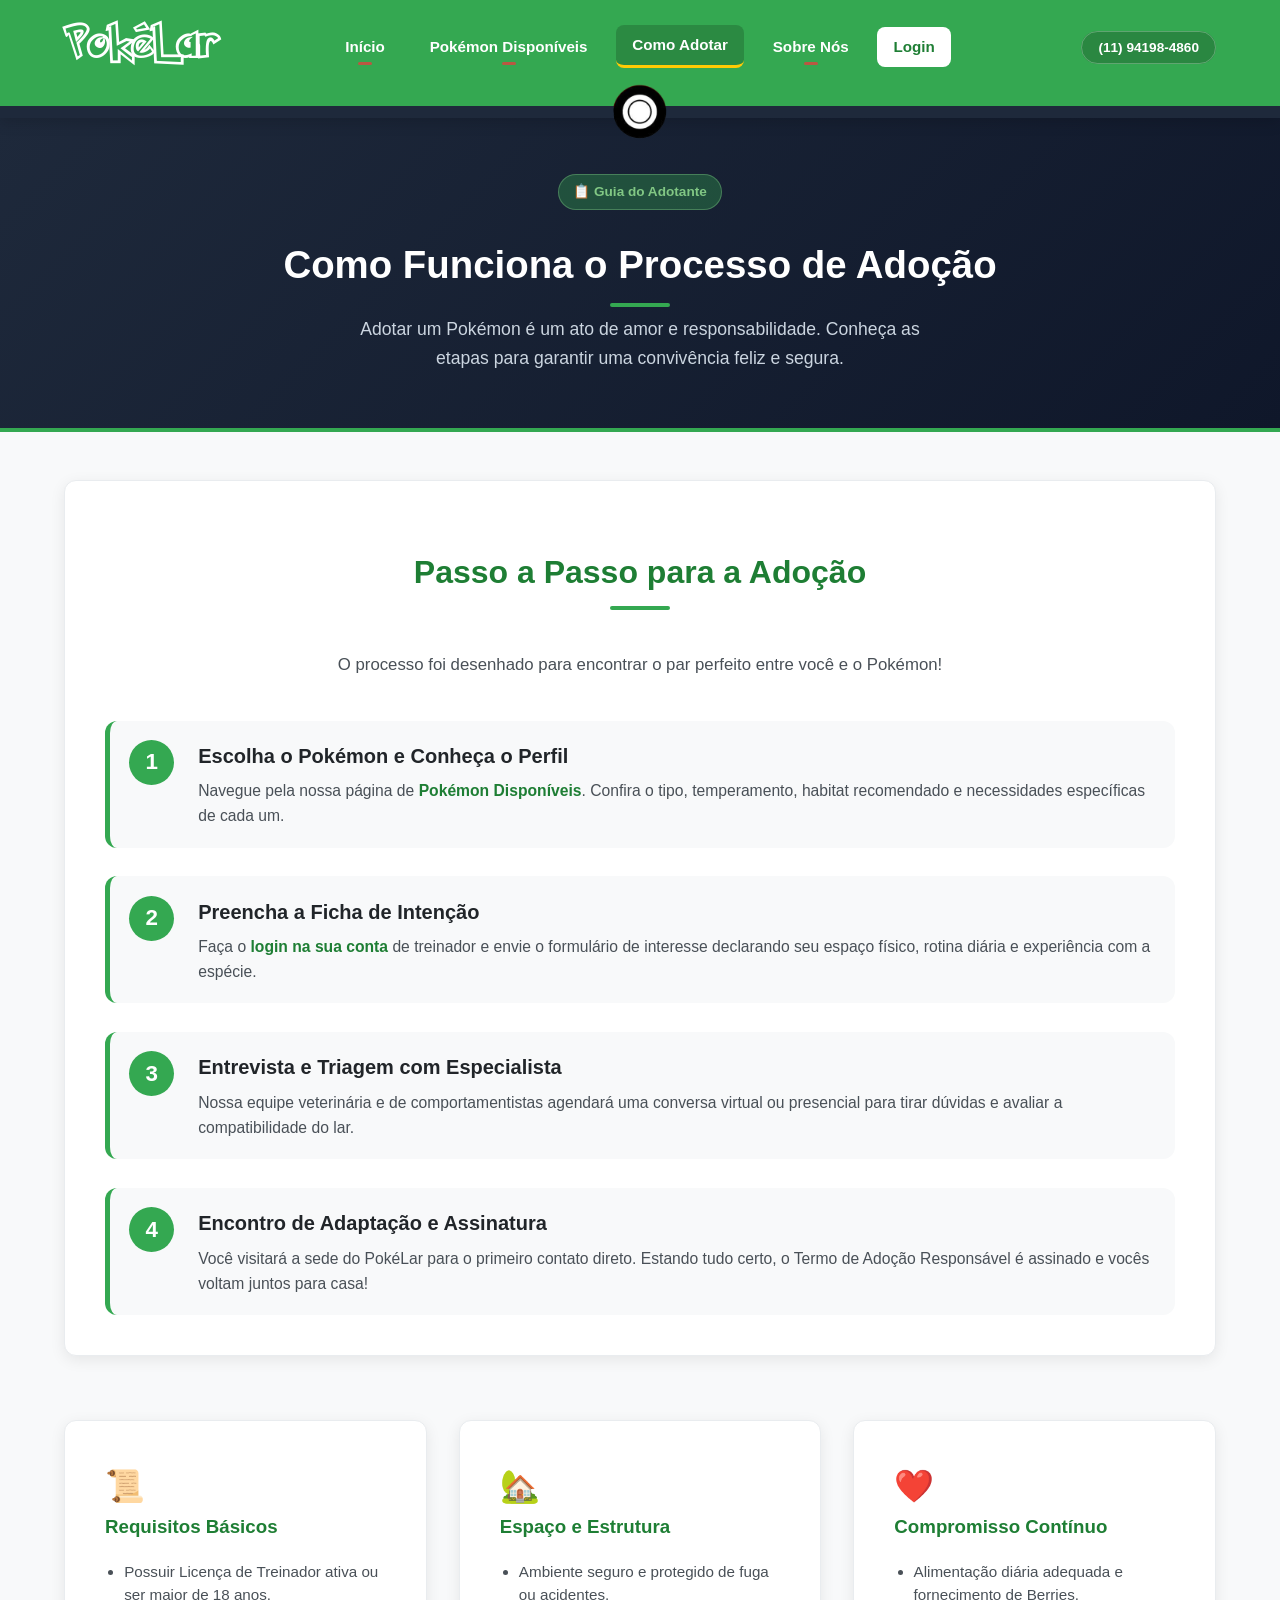
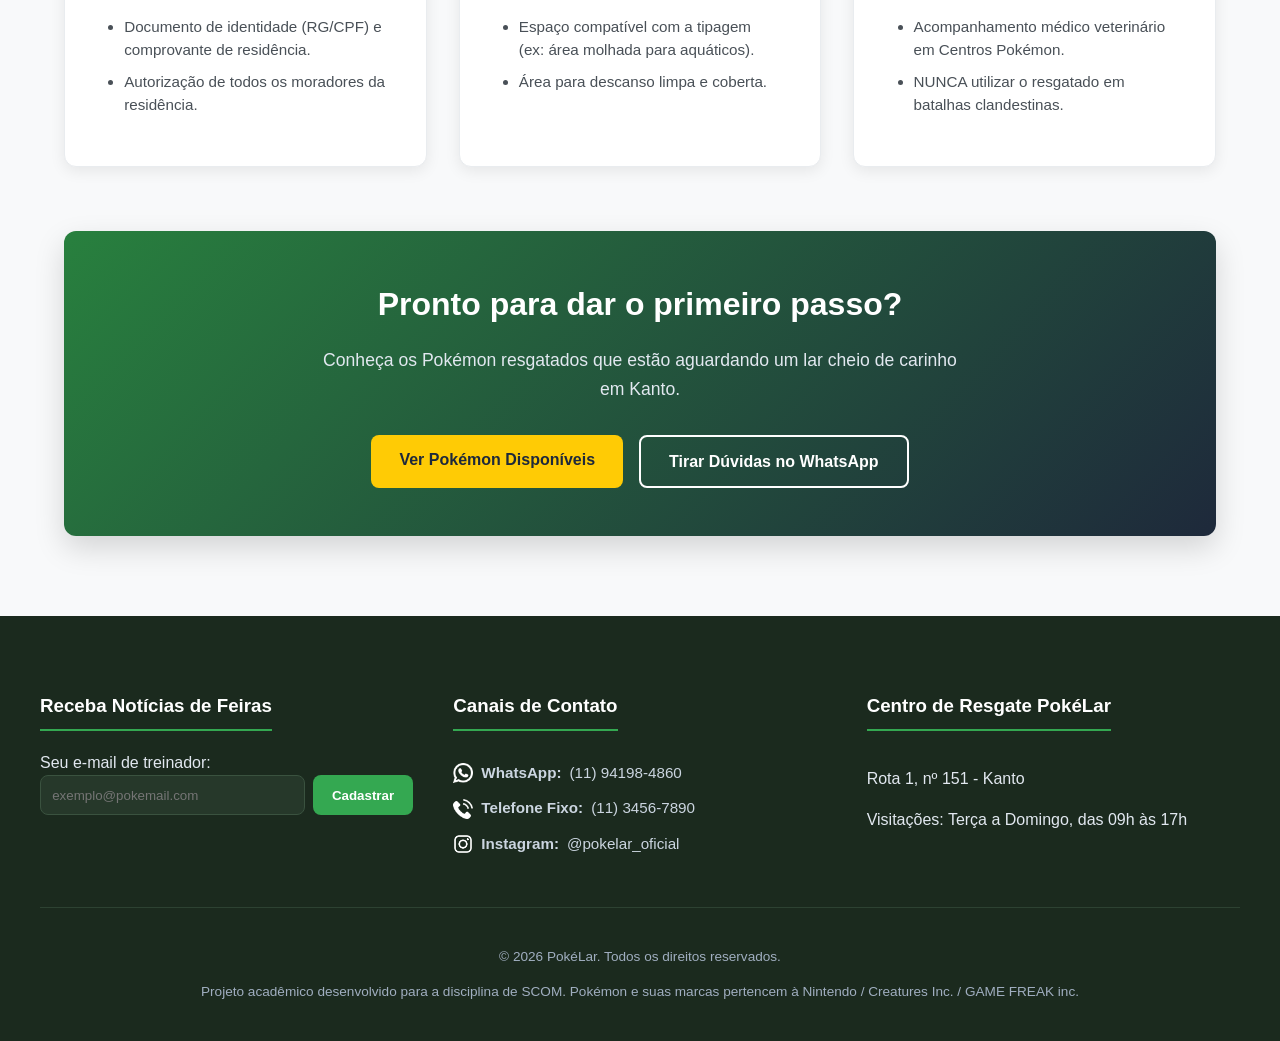
<file: como-adotar.html>
<!DOCTYPE html>
<html lang="pt-BR">
<head>
    <meta charset="UTF-8">
    <meta name="viewport" content="width=device-width, initial-scale=1.0">
    <title>Como Adotar - PokéLar</title>
    <link rel="stylesheet" href="css/style.css">
</head>
<body>

    <!-- CABEÇALHO FIXO DO SITE -->
    <header id="cabeca">
        <div id="cabeca-container">
            <!-- Logo do PokéLar -->
            <a href="index.html" id="brand">
                <h1>PokéLar</h1>
            </a>

            <!-- Navegação Principal -->
            <nav id="nav" aria-label="Navegação Principal">
                <a href="index.html" class="nav-link">Início</a>
                <a href="pokemon.html" class="nav-link">Pokémon Disponíveis</a>
                <a href="como-adotar.html" class="nav-link ativo" aria-current="page">Como Adotar</a>
                <a href="sobre.html" class="nav-link">Sobre Nós</a>
                <a href="login.html" class="nav-link nav-destaque">Login</a>
            </nav>

            <!-- Contato Rápido -->
            <div id="contato-rapido">
                <a href="https://wa.me/5511941984860" target="_blank" rel="noopener noreferrer" title="Falar no WhatsApp">(11) 94198-4860</a>
            </div>
        </div>

        <!-- Linha Divisória com Pokébola Interativa -->
        <div id="linha">
            <button id="bola" onclick="alert('Pronto para adotar seu novo companheiro? Siga os passos abaixo!')" title="Clique para uma surpresa" type="button">
                <img src="img/botao_pokebola.png" alt="Pokébola Interativa" width="58" height="58">
            </button>
        </div>
    </header>

    <!-- CONTEÚDO PRINCIPAL DA PÁGINA -->
    <main>
        <!-- Banner Interno Padrão -->
        <section class="pagina-cabecalho">
            <div class="container">
                <span class="badge-tag">📋 Guia do Adotante</span>
                <h2>Como Funciona o Processo de Adoção</h2>
                <p>Adotar um Pokémon é um ato de amor e responsabilidade. Conheça as etapas para garantir uma convivência feliz e segura.</p>
            </div>
        </section>

        <!-- Container do Conteúdo Geral -->
        <section class="pagina-conteudo">
            <div class="container">

                <!-- Passo a Passo (Lista Ordenada Semântica) -->
                <article class="card-sobre mb-4">
                    <div class="titulo-secao">
                        <h2>Passo a Passo para a Adoção</h2>
                        <p>O processo foi desenhado para encontrar o par perfeito entre você e o Pokémon!</p>
                    </div>

                    <ol class="lista-passos">
                        <li class="passo-item">
                            <div class="passo-numero">1</div>
                            <div class="passo-conteudo">
                                <h3>Escolha o Pokémon e Conheça o Perfil</h3>
                                <p>Navegue pela nossa página de <a href="pokemon.html" class="link-destaque">Pokémon Disponíveis</a>. Confira o tipo, temperamento, habitat recomendado e necessidades específicas de cada um.</p>
                            </div>
                        </li>

                        <li class="passo-item">
                            <div class="passo-numero">2</div>
                            <div class="passo-conteudo">
                                <h3>Preencha a Ficha de Intenção</h3>
                                <p>Faça o <a href="login.html" class="link-destaque">login na sua conta</a> de treinador e envie o formulário de interesse declarando seu espaço físico, rotina diária e experiência com a espécie.</p>
                            </div>
                        </li>

                        <li class="passo-item">
                            <div class="passo-numero">3</div>
                            <div class="passo-conteudo">
                                <h3>Entrevista e Triagem com Especialista</h3>
                                <p>Nossa equipe veterinária e de comportamentistas agendará uma conversa virtual ou presencial para tirar dúvidas e avaliar a compatibilidade do lar.</p>
                            </div>
                        </li>

                        <li class="passo-item">
                            <div class="passo-numero">4</div>
                            <div class="passo-conteudo">
                                <h3>Encontro de Adaptação e Assinatura</h3>
                                <p>Você visitará a sede do PokéLar para o primeiro contato direto. Estando tudo certo, o Termo de Adoção Responsável é assinado e vocês voltam juntos para casa!</p>
                            </div>
                        </li>
                    </ol>
                </article>

                <!-- Requisitos e Critérios -->
                <div class="impacto-grid mb-4">
                    <article class="card-ajuda">
                        <div>
                            <span class="icone-pilar">📜</span>
                            <h3>Requisitos Básicos</h3>
                            <ul class="lista-requisitos">
                                <li>Possuir Licença de Treinador ativa ou ser maior de 18 anos.</li>
                                <li>Documento de identidade (RG/CPF) e comprovante de residência.</li>
                                <li>Autorização de todos os moradores da residência.</li>
                            </ul>
                        </div>
                    </article>

                    <article class="card-ajuda">
                        <div>
                            <span class="icone-pilar">🏡</span>
                            <h3>Espaço e Estrutura</h3>
                            <ul class="lista-requisitos">
                                <li>Ambiente seguro e protegido de fuga ou acidentes.</li>
                                <li>Espaço compatível com a tipagem (ex: área molhada para aquáticos).</li>
                                <li>Área para descanso limpa e coberta.</li>
                            </ul>
                        </div>
                    </article>

                    <article class="card-ajuda">
                        <div>
                            <span class="icone-pilar">❤️</span>
                            <h3>Compromisso Contínuo</h3>
                            <ul class="lista-requisitos">
                                <li>Alimentação diária adequada e fornecimento de Berries.</li>
                                <li>Acompanhamento médico veterinário em Centros Pokémon.</li>
                                <li>NUNCA utilizar o resgatado em batalhas clandestinas.</li>
                            </ul>
                        </div>
                    </article>
                </div>

                <!-- Call to Action -->
                <div class="cta-box">
                    <h3>Pronto para dar o primeiro passo?</h3>
                    <p>Conheça os Pokémon resgatados que estão aguardando um lar cheio de carinho em Kanto.</p>
                    <div class="cta-botoes">
                        <a href="pokemon.html" class="btn-cta-primario">Ver Pokémon Disponíveis</a>
                        <a href="https://wa.me/5511941984860" target="_blank" rel="noopener noreferrer" class="btn-cta-secundario">Tirar Dúvidas no WhatsApp</a>
                    </div>
                </div>

            </div>
        </section>
    </main>

    <!-- RODAPÉ COMPLETO -->
    <footer id="rodape">
        <div class="rodape-conteudo">
            <section class="newsletter">
                <h3>Receba Notícias de Feiras</h3>
                <form action="#" method="post">
                    <label for="email-newsletter">Seu e-mail de treinador:</label>
                    <div class="campo-newsletter">
                        <input type="email" id="email-newsletter" name="email-newsletter" placeholder="exemplo@pokemail.com" required>
                        <button type="submit">Cadastrar</button>
                    </div>
                </form>
            </section>

            <div class="rodape-contato">
                <h3>Canais de Contato</h3>
                <p>
                    <img src="img/whatsapp.png" alt="" class="icone-contato" width="20" height="20" aria-hidden="true">
                    <strong>WhatsApp:</strong> <a href="https://wa.me/5511941984860" target="_blank" rel="noopener noreferrer">(11) 94198-4860</a>
                </p>
                <p>
                    <img src="img/telefone.png" alt="" class="icone-contato" width="20" height="20" aria-hidden="true">
                    <strong>Telefone Fixo:</strong> (11) 3456-7890
                </p>
                <p>
                    <img src="img/instagram.png" alt="" class="icone-contato" width="20" height="20" aria-hidden="true">
                    <strong>Instagram:</strong> <a href="https://instagram.com/pokelar_oficial" target="_blank" rel="noopener noreferrer">@pokelar_oficial</a>
                </p>
            </div>

            <div class="rodape-info">
                <h3>Centro de Resgate PokéLar</h3>
                <p>Rota 1, nº 151 - Kanto</p>
                <p>Visitações: Terça a Domingo, das 09h às 17h</p>
            </div>
        </div>

        <div class="rodape-direitos">
            <p>&copy; 2026 PokéLar. Todos os direitos reservados.</p>
            <p class="disclaimer">Projeto acadêmico desenvolvido para a disciplina de SCOM. Pokémon e suas marcas pertencem à Nintendo / Creatures Inc. / GAME FREAK inc.</p>
        </div>
    </footer>

</body>
</html>
</file>
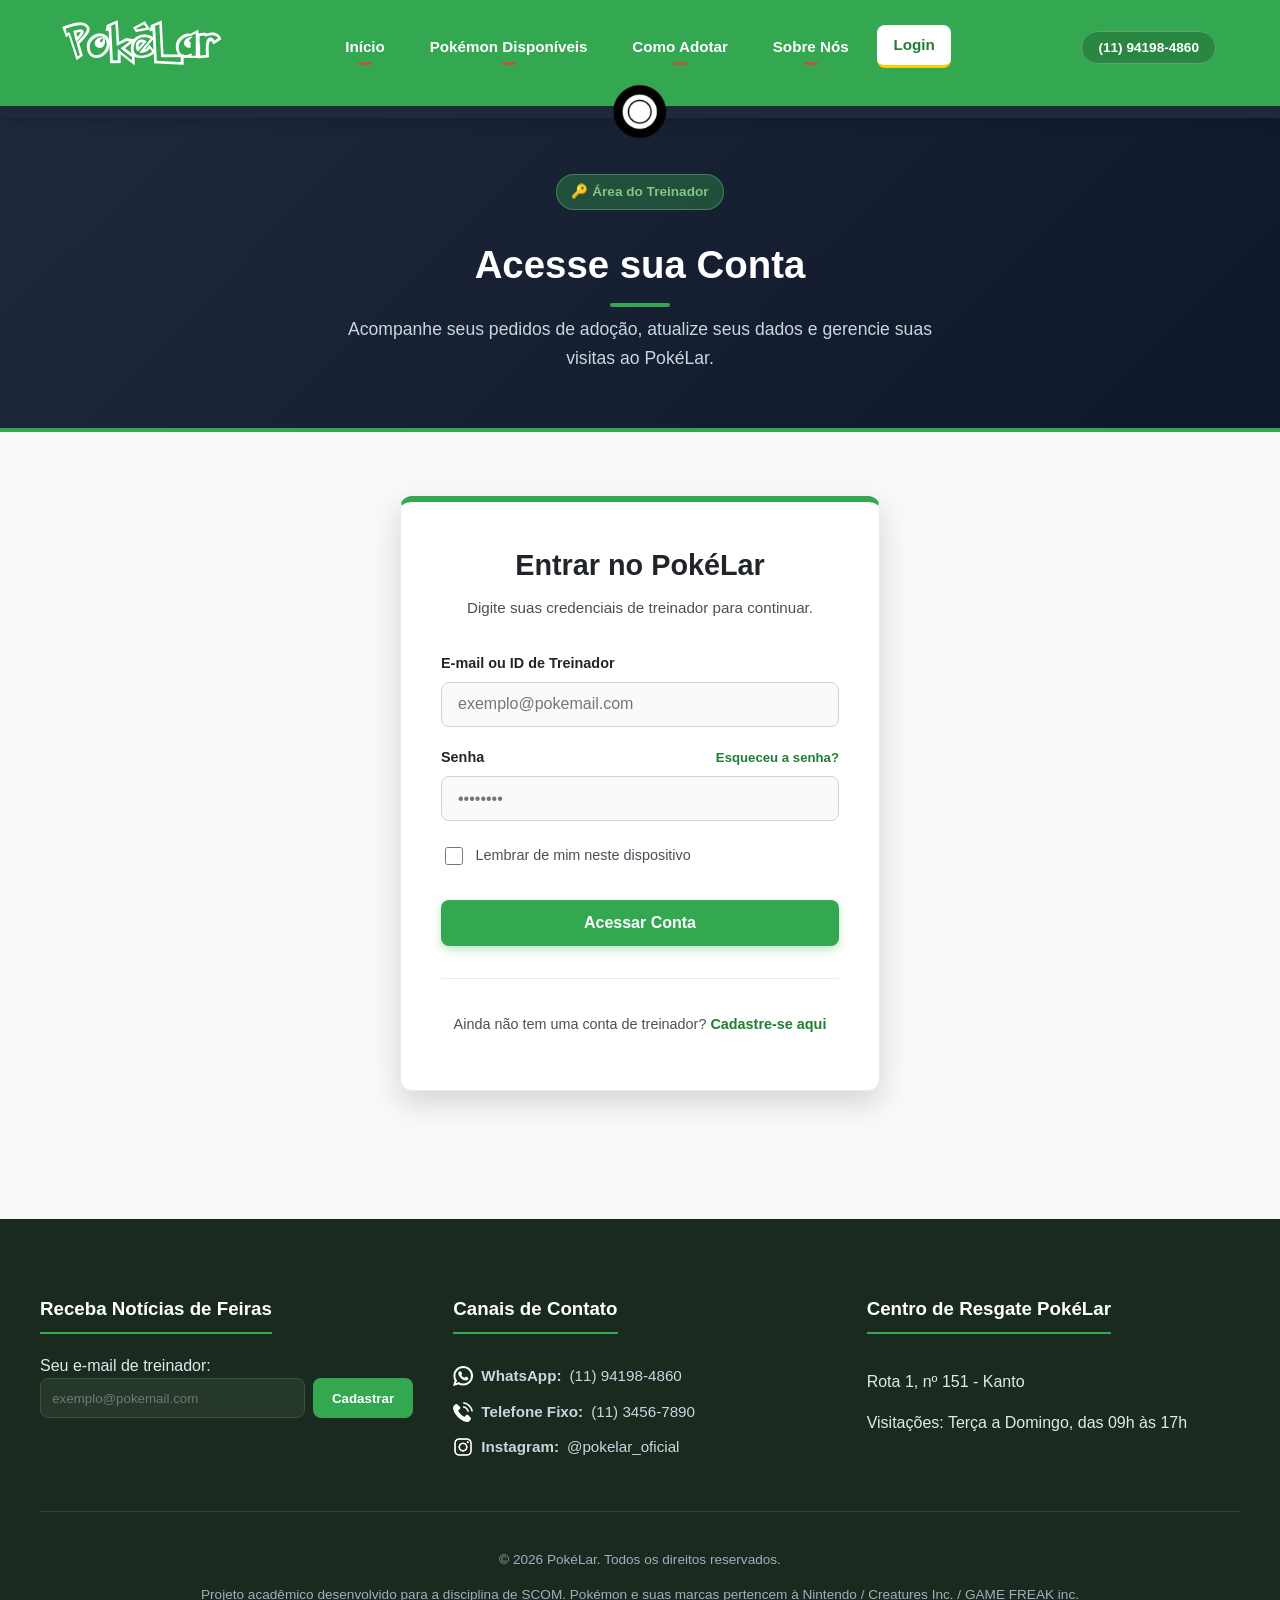
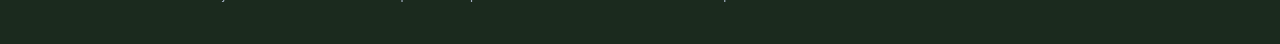
<file: login.html>
<!DOCTYPE html>
<html lang="pt-BR">
<head>
    <meta charset="UTF-8">
    <meta name="viewport" content="width=device-width, initial-scale=1.0">
    <title>Login do Treinador - PokéLar</title>
    <link rel="stylesheet" href="css/style.css">
</head>
<body>

    <!-- CABEÇALHO FIXO DO SITE -->
    <header id="cabeca">
        <div id="cabeca-container">
            <!-- Logo do PokéLar -->
            <a href="index.html" id="brand">
                <h1>PokéLar</h1>
            </a>

            <!-- Navegação Principal -->
            <nav id="nav" aria-label="Navegação Principal">
                <a href="index.html" class="nav-link">Início</a>
                <a href="pokemon.html" class="nav-link">Pokémon Disponíveis</a>
                <a href="como-adotar.html" class="nav-link">Como Adotar</a>
                <a href="sobre.html" class="nav-link">Sobre Nós</a>
                <a href="login.html" class="nav-link nav-destaque ativo" aria-current="page">Login</a>
            </nav>

            <!-- Contato Rápido -->
            <div id="contato-rapido">
                <a href="https://wa.me/5511941984860" target="_blank" rel="noopener noreferrer" title="Falar no WhatsApp">(11) 94198-4860</a>
            </div>
        </div>

        <!-- Linha Divisória com Pokébola Interativa -->
        <div id="linha">
            <button id="bola" onclick="alert('Área restrita para treinadores cadastrados!')" title="Clique para uma surpresa" type="button">
                <img src="img/botao_pokebola.png" alt="Pokébola Interativa" width="58" height="58">
            </button>
        </div>
    </header>

    <!-- CONTEÚDO PRINCIPAL DA PÁGINA -->
    <main>
        <!-- Banner Interno Padrão -->
        <section class="pagina-cabecalho">
            <div class="container">
                <span class="badge-tag">🔑 Área do Treinador</span>
                <h2>Acesse sua Conta</h2>
                <p>Acompanhe seus pedidos de adoção, atualize seus dados e gerencie suas visitas ao PokéLar.</p>
            </div>
        </section>

        <!-- Container do Formulário de Login -->
        <section class="pagina-conteudo">
            <div class="container container-login">
                
                <div class="card-form-login">
                    <div class="form-cabecalho">
                        <h3>Entrar no PokéLar</h3>
                        <p>Digite suas credenciais de treinador para continuar.</p>
                    </div>

                    <form action="#" method="post" class="form-login">
                        <div class="campo-grupo">
                            <label for="email-login">E-mail ou ID de Treinador</label>
                            <input 
                                type="email" 
                                id="email-login" 
                                name="email" 
                                placeholder="exemplo@pokemail.com" 
                                required 
                                autocomplete="email"
                            >
                        </div>

                        <div class="campo-grupo">
                            <div class="rotulo-com-link">
                                <label for="senha-login">Senha</label>
                                <a href="#" class="link-esqueceu-senha">Esqueceu a senha?</a>
                            </div>
                            <input 
                                type="password" 
                                id="senha-login" 
                                name="senha" 
                                placeholder="••••••••" 
                                required 
                                minlength="6"
                                autocomplete="current-password"
                            >
                        </div>

                        <div class="campo-checkbox">
                            <input type="checkbox" id="lembrar-me" name="lembrar">
                            <label for="lembrar-me">Lembrar de mim neste dispositivo</label>
                        </div>

                        <button type="submit" class="btn-login-submeter">Acessar Conta</button>
                    </form>

                    <div class="form-rodape-opcao">
                        <p>Ainda não tem uma conta de treinador? <a href="#" class="link-destaque">Cadastre-se aqui</a></p>
                    </div>
                </div>

            </div>
        </section>
    </main>

    <!-- RODAPÉ COMPLETO -->
    <footer id="rodape">
        <div class="rodape-conteudo">
            <section class="newsletter">
                <h3>Receba Notícias de Feiras</h3>
                <form action="#" method="post">
                    <label for="email-newsletter">Seu e-mail de treinador:</label>
                    <div class="campo-newsletter">
                        <input type="email" id="email-newsletter" name="email-newsletter" placeholder="exemplo@pokemail.com" required>
                        <button type="submit">Cadastrar</button>
                    </div>
                </form>
            </section>

            <div class="rodape-contato">
                <h3>Canais de Contato</h3>
                <p>
                    <img src="img/whatsapp.png" alt="" class="icone-contato" width="20" height="20" aria-hidden="true">
                    <strong>WhatsApp:</strong> <a href="https://wa.me/5511941984860" target="_blank" rel="noopener noreferrer">(11) 94198-4860</a>
                </p>
                <p>
                    <img src="img/telefone.png" alt="" class="icone-contato" width="20" height="20" aria-hidden="true">
                    <strong>Telefone Fixo:</strong> (11) 3456-7890
                </p>
                <p>
                    <img src="img/instagram.png" alt="" class="icone-contato" width="20" height="20" aria-hidden="true">
                    <strong>Instagram:</strong> <a href="https://instagram.com/pokelar_oficial" target="_blank" rel="noopener noreferrer">@pokelar_oficial</a>
                </p>
            </div>

            <div class="rodape-info">
                <h3>Centro de Resgate PokéLar</h3>
                <p>Rota 1, nº 151 - Kanto</p>
                <p>Visitações: Terça a Domingo, das 09h às 17h</p>
            </div>
        </div>

        <div class="rodape-direitos">
            <p>&copy; 2026 PokéLar. Todos os direitos reservados.</p>
            <p class="disclaimer">Projeto acadêmico desenvolvido para a disciplina de SCOM. Pokémon e suas marcas pertencem à Nintendo / Creatures Inc. / GAME FREAK inc.</p>
        </div>
    </footer>

</body>
</html>
</file>
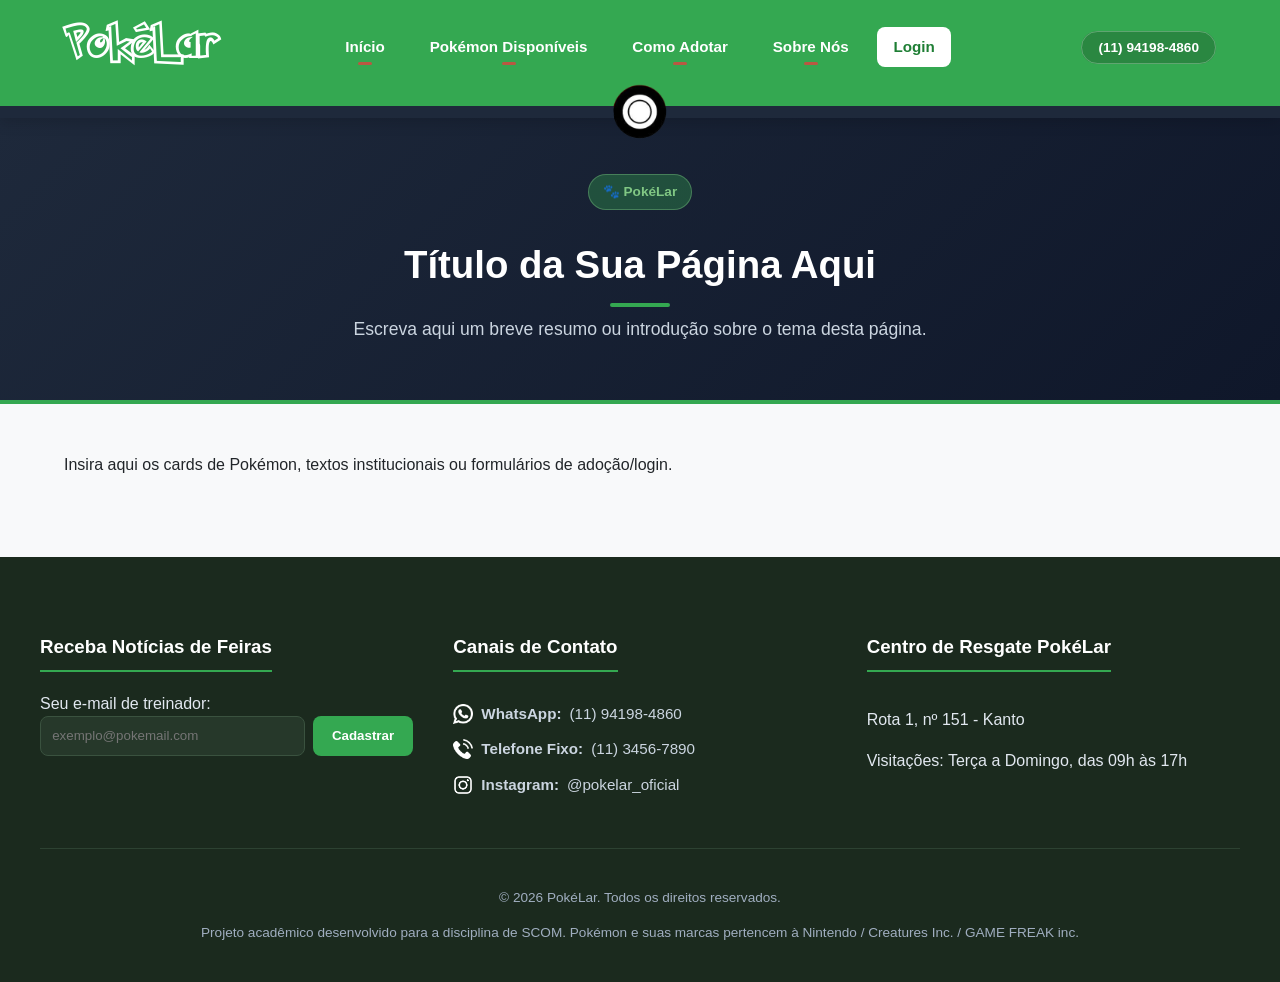
<file: modelo.html>
<!DOCTYPE html>
<html lang="pt-BR">
<head>
    <meta charset="UTF-8">
    <meta name="viewport" content="width=device-width, initial-scale=1.0">
    <title>Título da Página - PokéLar</title>
    <link rel="stylesheet" href="css/style.css">
</head>
<body>

    <!-- CABEÇALHO FIXO DO SITE -->
    <header id="cabeca">
        <div id="cabeca-container">
            <!-- Logo do PokéLar -->
            <a href="index.html" id="brand">
                <h1>PokéLar</h1>
            </a>

            <!-- Navegação Principal -->
            <nav id="nav" aria-label="Navegação Principal">
                <a href="index.html" class="nav-link">Início</a>
                <a href="pokemon.html" class="nav-link">Pokémon Disponíveis</a>
                <a href="como-adotar.html" class="nav-link">Como Adotar</a>
                <a href="sobre.html" class="nav-link">Sobre Nós</a>
                <a href="login.html" class="nav-link nav-destaque">Login</a>
            </nav>

            <!-- Contato Rápido -->
            <div id="contato-rapido">
                <a href="https://wa.me/5511941984860" target="_blank" rel="noopener noreferrer" title="WhatsApp">(11) 94198-4860</a>
            </div>
        </div>

        <!-- Linha Divisória com Pokébola Interativa -->
        <div id="linha">
            <button id="bola" onclick="alert('Bem-vindo ao PokéLar!')" title="Clique para uma surpresa" type="button">
                <img src="img/botao_pokebola.png" alt="Pokébola Interativa">
            </button>
        </div>
    </header>

    <!-- CONTEÚDO PRINCIPAL DA PÁGINA -->
    <main>
        <!-- Banner Interno Padrão de Título de Página -->
        <section class="pagina-cabecalho">
            <div class="container">
                <span class="badge-tag">🐾 PokéLar</span>
                <h2>Título da Sua Página Aqui</h2>
                <p>Escreva aqui um breve resumo ou introdução sobre o tema desta página.</p>
            </div>
        </section>

        <!-- Container para Conteúdo Geral (Trocado para div para evitar alerta semântico do W3C) -->
        <div class="pagina-conteudo">
            <div class="container">
                
                <!-- ==================================================== -->
                <!-- SEU CONTEÚDO ESPECÍFICO DESTA PÁGINA ENTRA AQUI      -->
                <!-- ==================================================== -->
                
                <p>Insira aqui os cards de Pokémon, textos institucionais ou formulários de adoção/login.</p>

            </div>
        </div>
    </main>

    <!-- RODAPÉ COMPLETO -->
    <footer id="rodape">
        <div class="rodape-conteudo">
            <section class="newsletter">
                <h3>Receba Notícias de Feiras</h3>
                <form action="#" method="post">
                    <label for="email-newsletter">Seu e-mail de treinador:</label>
                    <div class="campo-newsletter">
                        <input type="email" id="email-newsletter" name="email-newsletter" placeholder="exemplo@pokemail.com" required>
                        <button type="submit" class="botao">Cadastrar</button>
                    </div>
                </form>
            </section>

            <div class="rodape-contato">
                <h3>Canais de Contato</h3>
                <p>
                    <img src="img/whatsapp.png" alt="WhatsApp" class="icone-contato">
                    <strong>WhatsApp:</strong> <a href="https://wa.me/5511941984860" target="_blank" rel="noopener noreferrer">(11) 94198-4860</a>
                </p>
                <p>
                    <img src="img/telefone.png" alt="Telefone Fixo" class="icone-contato">
                    <strong>Telefone Fixo:</strong> (11) 3456-7890
                </p>
                <p>
                    <img src="img/instagram.png" alt="Instagram" class="icone-contato">
                    <strong>Instagram:</strong> <a href="https://instagram.com/pokelar_oficial" target="_blank" rel="noopener noreferrer">@pokelar_oficial</a>
                </p>
            </div>

            <div class="rodape-info">
                <h3>Centro de Resgate PokéLar</h3>
                <p>Rota 1, nº 151 - Kanto</p>
                <p>Visitações: Terça a Domingo, das 09h às 17h</p>
            </div>
        </div>

        <div class="rodape-direitos">
            <p>&copy; 2026 PokéLar. Todos os direitos reservados.</p>
            <p class="disclaimer">Projeto acadêmico desenvolvido para a disciplina de SCOM. Pokémon e suas marcas pertencem à Nintendo / Creatures Inc. / GAME FREAK inc.</p>
        </div>
    </footer>

</body>
</html>
</file>
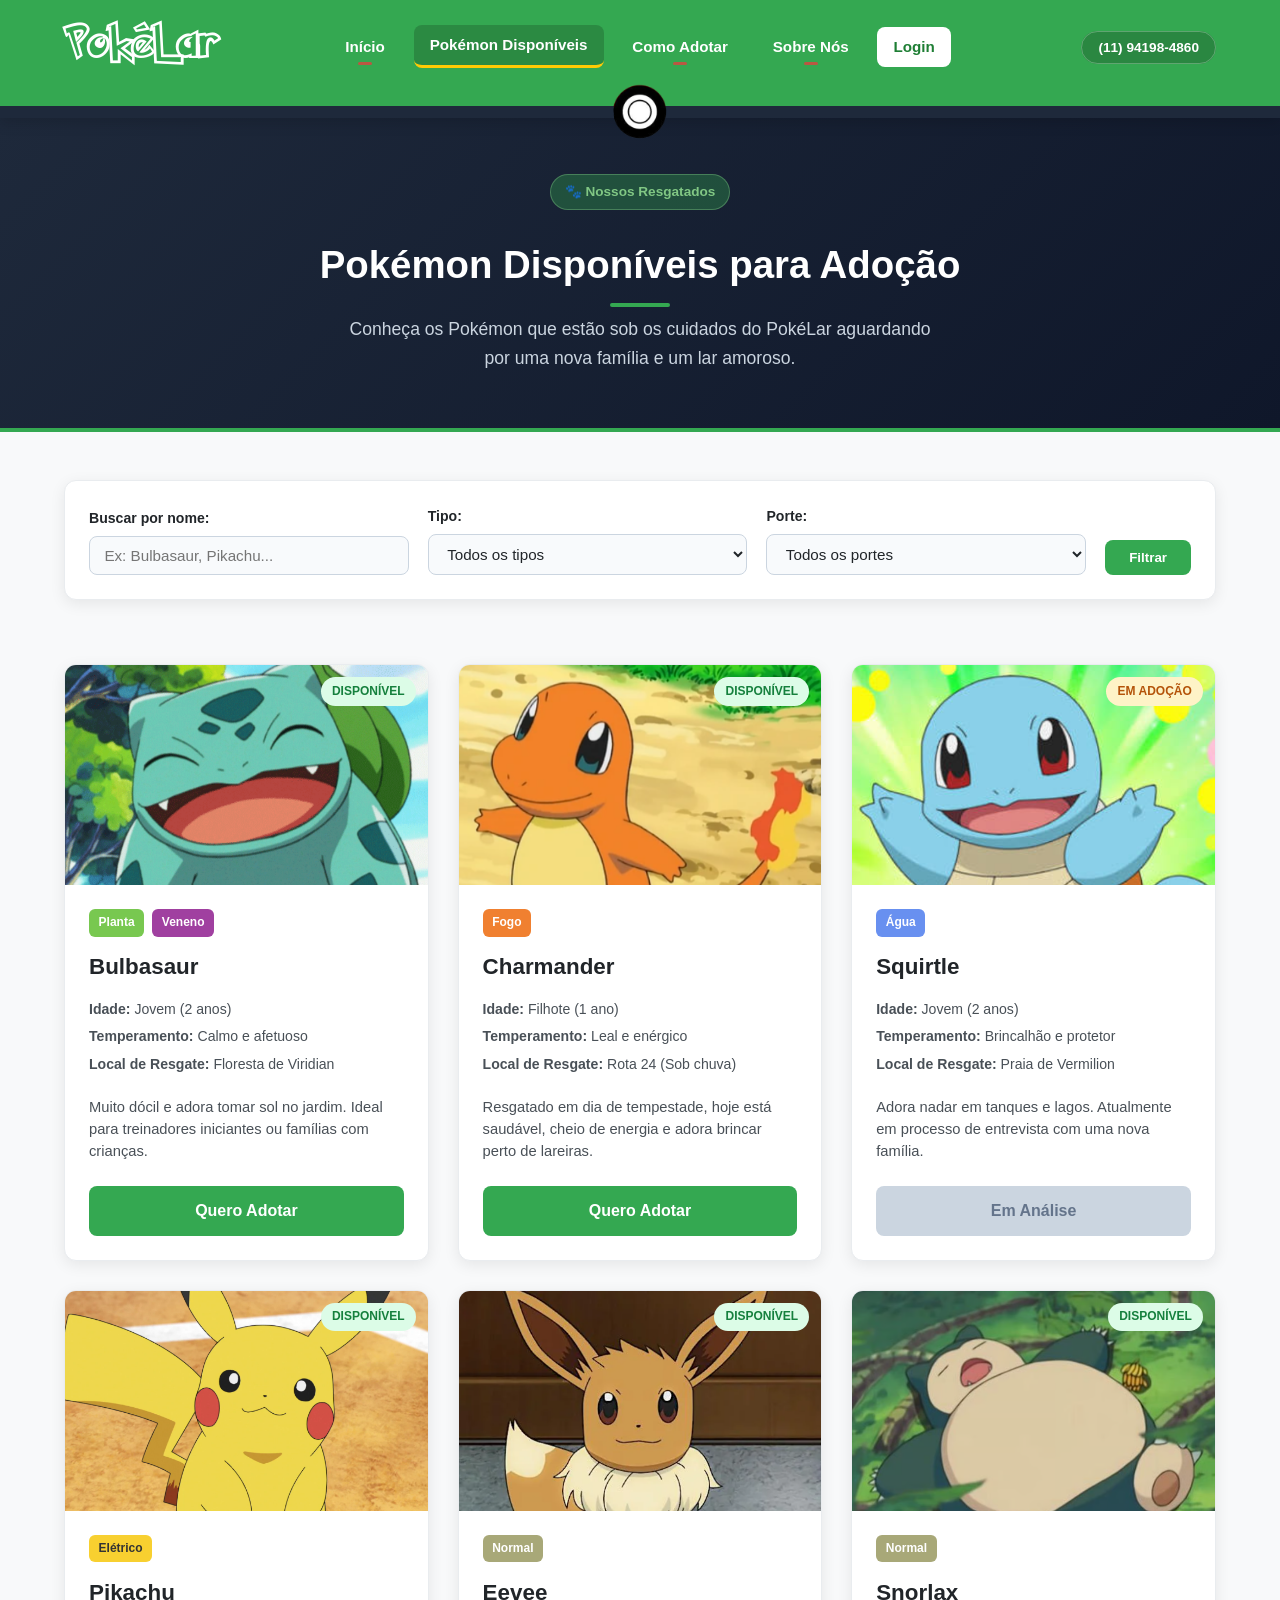
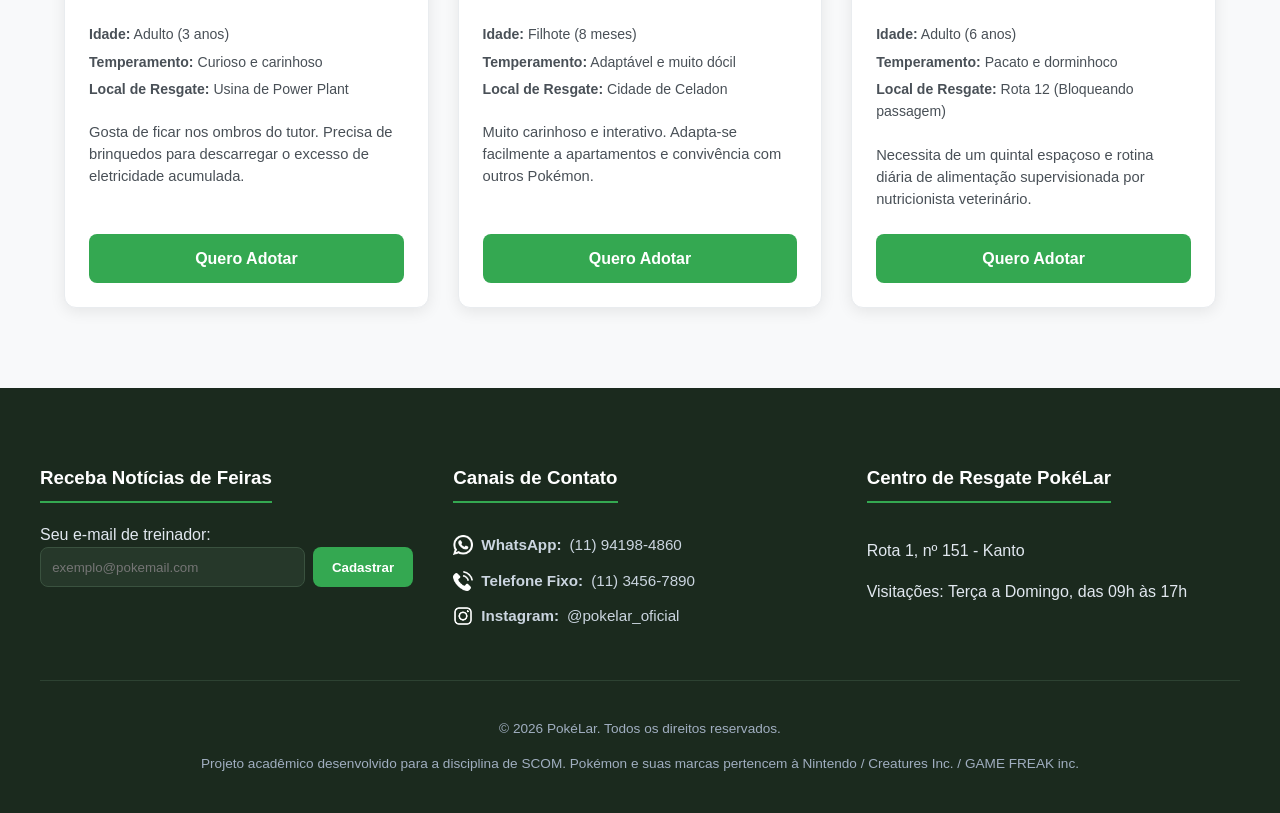
<file: pokemon.html>
<!DOCTYPE html>
<html lang="pt-BR">
<head>
    <meta charset="UTF-8">
    <meta name="viewport" content="width=device-width, initial-scale=1.0">
    <title>Pokémon Disponíveis - PokéLar</title>
    <link rel="stylesheet" href="css/style.css">
</head>
<body>

    <!-- CABEÇALHO FIXO DO SITE -->
    <header id="cabeca">
        <div id="cabeca-container">
            <!-- Logo do PokéLar -->
            <a href="index.html" id="brand">
                <h1>PokéLar</h1>
            </a>

            <!-- Navegação Principal -->
            <nav id="nav" aria-label="Navegação Principal">
                <a href="index.html" class="nav-link">Início</a>
                <a href="pokemon.html" class="nav-link ativo" aria-current="page">Pokémon Disponíveis</a>
                <a href="como-adotar.html" class="nav-link">Como Adotar</a>
                <a href="sobre.html" class="nav-link">Sobre Nós</a>
                <a href="login.html" class="nav-link nav-destaque">Login</a>
            </nav>

            <!-- Contato Rápido -->
            <div id="contato-rapido">
                <a href="https://wa.me/5511941984860" target="_blank" rel="noopener noreferrer" title="Falar no WhatsApp">(11) 94198-4860</a>
            </div>
        </div>

        <!-- Linha Divisória com Pokébola Interativa -->
        <div id="linha">
            <button id="bola" onclick="alert('Conheça nossos companheiros em busca de um lar!')" title="Clique para uma surpresa" type="button">
                <img src="img/botao_pokebola.png" alt="Pokébola Interativa" width="58" height="58">
            </button>
        </div>
    </header>

    <!-- CONTEÚDO PRINCIPAL DA PÁGINA -->
    <main>
        <!-- Banner Interno Padrão -->
        <section class="pagina-cabecalho">
            <div class="container">
                <span class="badge-tag">🐾 Nossos Resgatados</span>
                <h2>Pokémon Disponíveis para Adoção</h2>
                <p>Conheça os Pokémon que estão sob os cuidados do PokéLar aguardando por uma nova família e um lar amoroso.</p>
            </div>
        </section>

        <!-- Container de Conteúdo -->
        <div class="pagina-conteudo">
            <div class="container">

                <!-- Barra de Filtros e Busca -->
                <div class="painel-filtros mb-4">
                    <form action="#" method="get" class="form-filtros" role="search">
                        <div class="campo-filtro">
                            <label for="busca-nome">Buscar por nome:</label>
                            <input type="search" id="busca-nome" name="nome" placeholder="Ex: Bulbasaur, Pikachu...">
                        </div>

                        <div class="campo-filtro">
                            <label for="filtro-tipo">Tipo:</label>
                            <select id="filtro-tipo" name="tipo">
                                <option value="">Todos os tipos</option>
                                <option value="planta">Planta</option>
                                <option value="fogo">Fogo</option>
                                <option value="agua">Água</option>
                                <option value="eletrico">Elétrico</option>
                                <option value="normal">Normal</option>
                            </select>
                        </div>

                        <div class="campo-filtro">
                            <label for="filtro-porte">Porte:</label>
                            <select id="filtro-porte" name="porte">
                                <option value="">Todos os portes</option>
                                <option value="pequeno">Pequeno</option>
                                <option value="medio">Médio</option>
                                <option value="grande">Grande</option>
                            </select>
                        </div>

                        <button type="submit" class="btn-filtrar">Filtrar</button>
                    </form>
                </div>

                <!-- Grade de Cards de Pokémon -->
                <div class="grid-pokemon">

                    <!-- Card 1: Bulbasaur -->
                    <article class="card-pokemon">
                        <div class="card-pokemon-imagem">
                            <span class="badge-status disponivel">Disponível</span>
                            <img src="img/bulbasaur.png" alt="Bulbasaur sorrindo com um bulbo verde nas costas" width="280" height="200" loading="lazy">
                        </div>
                        <div class="card-pokemon-corpo">
                            <div class="tags-tipo">
                                <span class="tag-tipo tipo-planta">Planta</span>
                                <span class="tag-tipo tipo-veneno">Veneno</span>
                            </div>
                            <h3>Bulbasaur</h3>
                            <ul class="info-caracteristicas">
                                <li><strong>Idade:</strong> Jovem (2 anos)</li>
                                <li><strong>Temperamento:</strong> Calmo e afetuoso</li>
                                <li><strong>Local de Resgate:</strong> Floresta de Viridian</li>
                            </ul>
                            <p class="descricao-resumida">Muito dócil e adora tomar sol no jardim. Ideal para treinadores iniciantes ou famílias com crianças.</p>
                            <div class="card-pokemon-acoes">
                                <a href="como-adotar.html" class="btn-card-adotar">Quero Adotar</a>
                            </div>
                        </div>
                    </article>

                    <!-- Card 2: Charmander -->
                    <article class="card-pokemon">
                        <div class="card-pokemon-imagem">
                            <span class="badge-status disponivel">Disponível</span>
                            <img src="img/charmander.png" alt="Charmander alegre com a chama da cauda acesa" width="280" height="200" loading="lazy">
                        </div>
                        <div class="card-pokemon-corpo">
                            <div class="tags-tipo">
                                <span class="tag-tipo tipo-fogo">Fogo</span>
                            </div>
                            <h3>Charmander</h3>
                            <ul class="info-caracteristicas">
                                <li><strong>Idade:</strong> Filhote (1 ano)</li>
                                <li><strong>Temperamento:</strong> Leal e enérgico</li>
                                <li><strong>Local de Resgate:</strong> Rota 24 (Sob chuva)</li>
                            </ul>
                            <p class="descricao-resumida">Resgatado em dia de tempestade, hoje está saudável, cheio de energia e adora brincar perto de lareiras.</p>
                            <div class="card-pokemon-acoes">
                                <a href="como-adotar.html" class="btn-card-adotar">Quero Adotar</a>
                            </div>
                        </div>
                    </article>

                    <!-- Card 3: Squirtle -->
                    <article class="card-pokemon">
                        <div class="card-pokemon-imagem">
                            <span class="badge-status em-processo">Em Adoção</span>
                            <img src="img/squirtle.png" alt="Squirtle acenando com a patinha" width="280" height="200" loading="lazy">
                        </div>
                        <div class="card-pokemon-corpo">
                            <div class="tags-tipo">
                                <span class="tag-tipo tipo-agua">Água</span>
                            </div>
                            <h3>Squirtle</h3>
                            <ul class="info-caracteristicas">
                                <li><strong>Idade:</strong> Jovem (2 anos)</li>
                                <li><strong>Temperamento:</strong> Brincalhão e protetor</li>
                                <li><strong>Local de Resgate:</strong> Praia de Vermilion</li>
                            </ul>
                            <p class="descricao-resumida">Adora nadar em tanques e lagos. Atualmente em processo de entrevista com uma nova família.</p>
                            <div class="card-pokemon-acoes">
                                <span class="btn-card-adotar desabilitado">Em Análise</span>
                            </div>
                        </div>
                    </article>

                    <!-- Card 4: Pikachu -->
                    <article class="card-pokemon">
                        <div class="card-pokemon-imagem">
                            <span class="badge-status disponivel">Disponível</span>
                            <img src="img/pikachu.png" alt="Pikachu sorridente com bochechas vermelhas" width="280" height="200" loading="lazy">
                        </div>
                        <div class="card-pokemon-corpo">
                            <div class="tags-tipo">
                                <span class="tag-tipo tipo-eletrico">Elétrico</span>
                            </div>
                            <h3>Pikachu</h3>
                            <ul class="info-caracteristicas">
                                <li><strong>Idade:</strong> Adulto (3 anos)</li>
                                <li><strong>Temperamento:</strong> Curioso e carinhoso</li>
                                <li><strong>Local de Resgate:</strong> Usina de Power Plant</li>
                            </ul>
                            <p class="descricao-resumida">Gosta de ficar nos ombros do tutor. Precisa de brinquedos para descarregar o excesso de eletricidade acumulada.</p>
                            <div class="card-pokemon-acoes">
                                <a href="como-adotar.html" class="btn-card-adotar">Quero Adotar</a>
                            </div>
                        </div>
                    </article>

                    <!-- Card 5: Eevee -->
                    <article class="card-pokemon">
                        <div class="card-pokemon-imagem">
                            <span class="badge-status disponivel">Disponível</span>
                            <img src="img/eevee.png" alt="Eevee sentado olhando para frente" width="280" height="200" loading="lazy">
                        </div>
                        <div class="card-pokemon-corpo">
                            <div class="tags-tipo">
                                <span class="tag-tipo tipo-normal">Normal</span>
                            </div>
                            <h3>Eevee</h3>
                            <ul class="info-caracteristicas">
                                <li><strong>Idade:</strong> Filhote (8 meses)</li>
                                <li><strong>Temperamento:</strong> Adaptável e muito dócil</li>
                                <li><strong>Local de Resgate:</strong> Cidade de Celadon</li>
                            </ul>
                            <p class="descricao-resumida">Muito carinhoso e interativo. Adapta-se facilmente a apartamentos e convivência com outros Pokémon.</p>
                            <div class="card-pokemon-acoes">
                                <a href="como-adotar.html" class="btn-card-adotar">Quero Adotar</a>
                            </div>
                        </div>
                    </article>

                    <!-- Card 6: Snorlax -->
                    <article class="card-pokemon">
                        <div class="card-pokemon-imagem">
                            <span class="badge-status disponivel">Disponível</span>
                            <img src="img/snorlax.png" alt="Snorlax dormindo de barriga para cima" width="280" height="200" loading="lazy">
                        </div>
                        <div class="card-pokemon-corpo">
                            <div class="tags-tipo">
                                <span class="tag-tipo tipo-normal">Normal</span>
                            </div>
                            <h3>Snorlax</h3>
                            <ul class="info-caracteristicas">
                                <li><strong>Idade:</strong> Adulto (6 anos)</li>
                                <li><strong>Temperamento:</strong> Pacato e dorminhoco</li>
                                <li><strong>Local de Resgate:</strong> Rota 12 (Bloqueando passagem)</li>
                            </ul>
                            <p class="descricao-resumida">Necessita de um quintal espaçoso e rotina diária de alimentação supervisionada por nutricionista veterinário.</p>
                            <div class="card-pokemon-acoes">
                                <a href="como-adotar.html" class="btn-card-adotar">Quero Adotar</a>
                            </div>
                        </div>
                    </article>

                </div>

            </div>
        </div>
    </main>

    <!-- RODAPÉ COMPLETO -->
    <footer id="rodape">
        <div class="rodape-conteudo">
            <section class="newsletter">
                <h3>Receba Notícias de Feiras</h3>
                <form action="#" method="post">
                    <label for="email-newsletter">Seu e-mail de treinador:</label>
                    <div class="campo-newsletter">
                        <input type="email" id="email-newsletter" name="email-newsletter" placeholder="exemplo@pokemail.com" required>
                        <button type="submit">Cadastrar</button>
                    </div>
                </form>
            </section>

            <div class="rodape-contato">
                <h3>Canais de Contato</h3>
                <p>
                    <img src="img/whatsapp.png" alt="" class="icone-contato" width="20" height="20" aria-hidden="true">
                    <strong>WhatsApp:</strong> <a href="https://wa.me/5511941984860" target="_blank" rel="noopener noreferrer">(11) 94198-4860</a>
                </p>
                <p>
                    <img src="img/telefone.png" alt="" class="icone-contato" width="20" height="20" aria-hidden="true">
                    <strong>Telefone Fixo:</strong> (11) 3456-7890
                </p>
                <p>
                    <img src="img/instagram.png" alt="" class="icone-contato" width="20" height="20" aria-hidden="true">
                    <strong>Instagram:</strong> <a href="https://instagram.com/pokelar_oficial" target="_blank" rel="noopener noreferrer">@pokelar_oficial</a>
                </p>
            </div>

            <div class="rodape-info">
                <h3>Centro de Resgate PokéLar</h3>
                <p>Rota 1, nº 151 - Kanto</p>
                <p>Visitações: Terça a Domingo, das 09h às 17h</p>
            </div>
        </div>

        <div class="rodape-direitos">
            <p>&copy; 2026 PokéLar. Todos os direitos reservados.</p>
            <p class="disclaimer">Projeto acadêmico desenvolvido para a disciplina de SCOM. Pokémon e suas marcas pertencem à Nintendo / Creatures Inc. / GAME FREAK inc.</p>
        </div>
    </footer>

</body>
</html>
</file>
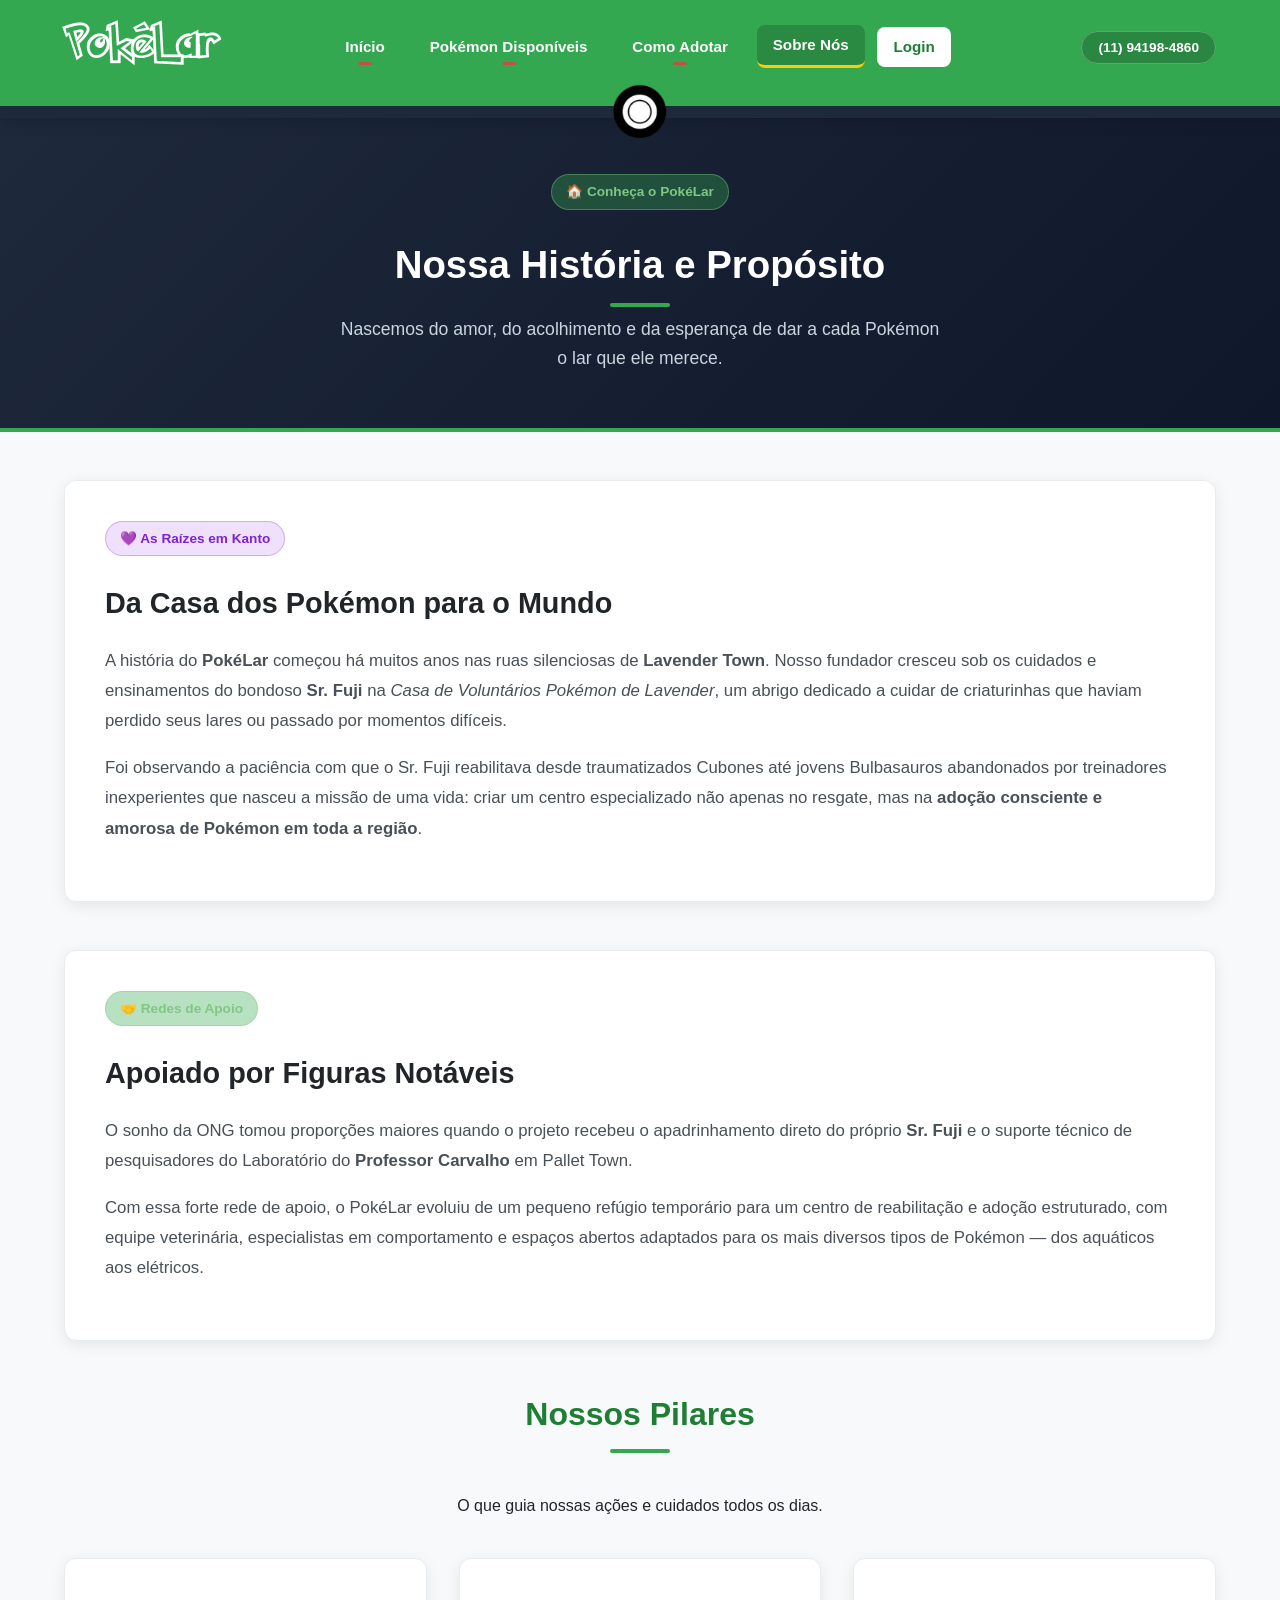
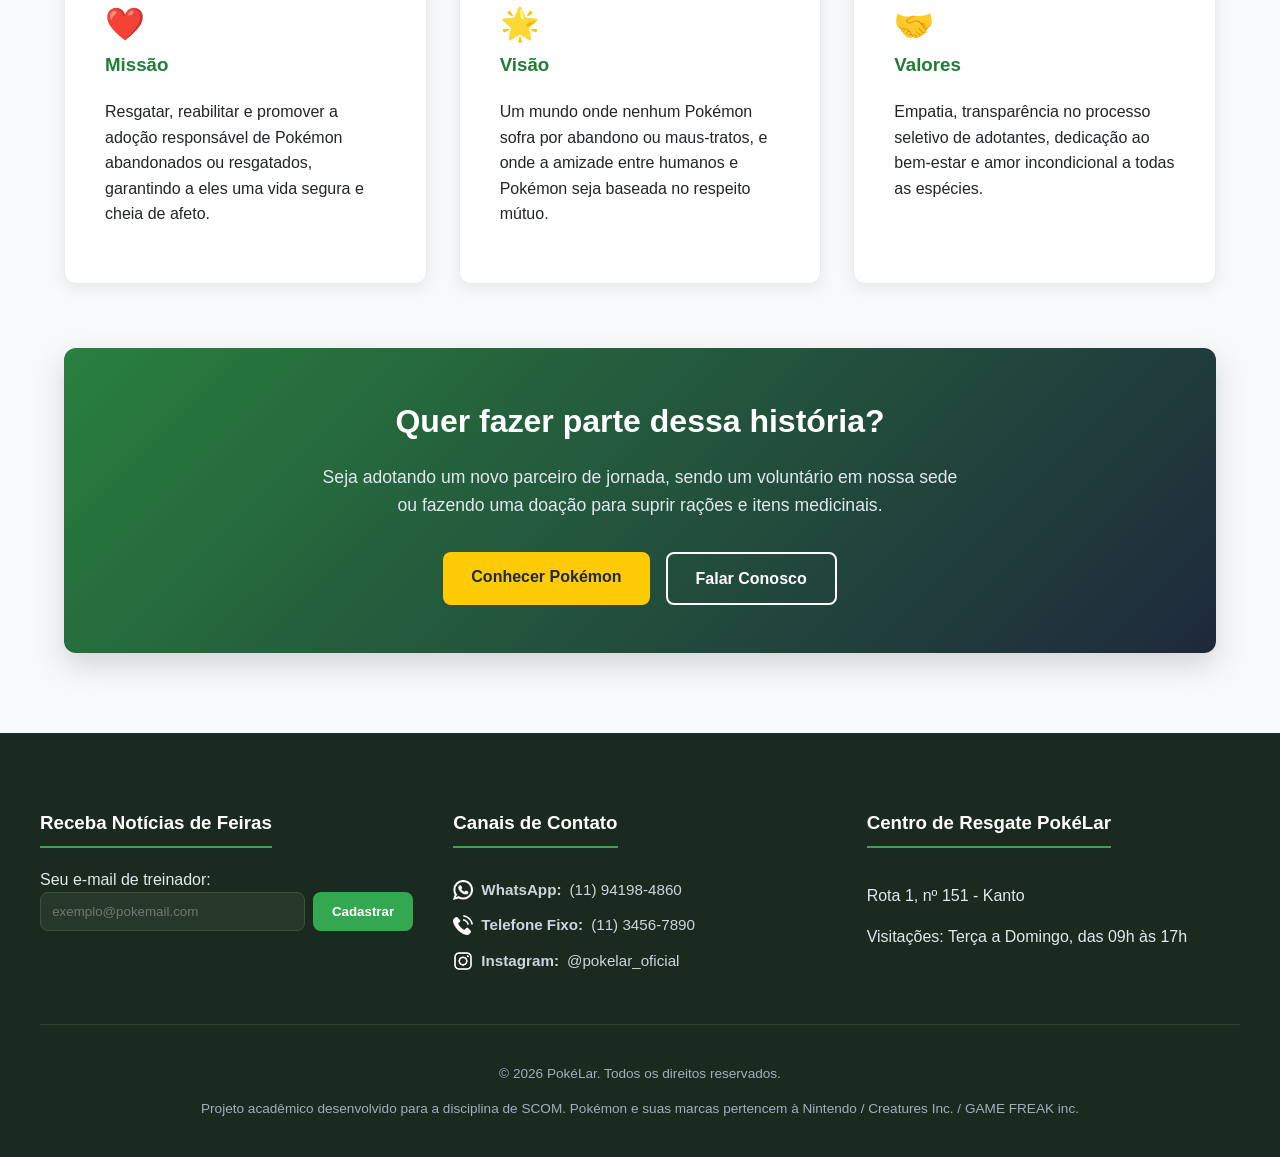
<file: sobre.html>
<!DOCTYPE html>
<html lang="pt-BR">
<head>
    <meta charset="UTF-8">
    <meta name="viewport" content="width=device-width, initial-scale=1.0">
    <title>Sobre Nós - PokéLar</title>
    <link rel="stylesheet" href="css/style.css">
</head>
<body>

    <header id="cabeca">
        <div id="cabeca-container">
            <a href="index.html" id="brand">
                <h1>PokéLar</h1>
            </a>

            <nav id="nav" aria-label="Navegação Principal">
                <a href="index.html" class="nav-link">Início</a>
                <a href="pokemon.html" class="nav-link">Pokémon Disponíveis</a>
                <a href="como-adotar.html" class="nav-link">Como Adotar</a>
                <a href="sobre.html" class="nav-link ativo">Sobre Nós</a>
                <a href="login.html" class="nav-link nav-destaque">Login</a>
            </nav>

            <div id="contato-rapido">
                <a href="https://wa.me/5511941984860" target="_blank" rel="noopener noreferrer" title="Falar no WhatsApp">(11) 94198-4860</a>
            </div>
        </div>

        <div id="linha">
            <button id="bola" onclick="alert('Bem-vindo ao PokéLar! Conheça nossa história.')" title="Clique para uma surpresa" type="button">
                <img src="img/botao_pokebola.png" alt="Pokébola Interativa" width="58" height="58">
            </button>
        </div>
    </header>

    <main>
        <section class="pagina-cabecalho">
            <div class="container">
                <span class="badge-tag">🏠 Conheça o PokéLar</span>
                <h2>Nossa História e Propósito</h2>
                <p>Nascemos do amor, do acolhimento e da esperança de dar a cada Pokémon o lar que ele merece.</p>
            </div>
        </section>

        <section class="pagina-conteudo">
            <div class="container">

                <article class="card-sobre">
                    <span class="badge-tag badge-purple">💜 As Raízes em Kanto</span>
                    <h3>Da Casa dos Pokémon para o Mundo</h3>
                    
                    <p>
                        A história do <strong>PokéLar</strong> começou há muitos anos nas ruas silenciosas de <strong>Lavender Town</strong>. Nosso fundador cresceu sob os cuidados e ensinamentos do bondoso <strong>Sr. Fuji</strong> na <em>Casa de Voluntários Pokémon de Lavender</em>, um abrigo dedicado a cuidar de criaturinhas que haviam perdido seus lares ou passado por momentos difíceis.
                    </p>
                    
                    <p>
                        Foi observando a paciência com que o Sr. Fuji reabilitava desde traumatizados Cubones até jovens Bulbasauros abandonados por treinadores inexperientes que nasceu a missão de uma vida: criar um centro especializado não apenas no resgate, mas na <strong>adoção consciente e amorosa de Pokémon em toda a região</strong>.
                    </p>
                </article>

                <article class="card-sobre">
                    <span class="badge-tag">🤝 Redes de Apoio</span>
                    <h3>Apoiado por Figuras Notáveis</h3>
                    
                    <p>
                        O sonho da ONG tomou proporções maiores quando o projeto recebeu o apadrinhamento direto do próprio <strong>Sr. Fuji</strong> e o suporte técnico de pesquisadores do Laboratório do <strong>Professor Carvalho</strong> em Pallet Town.
                    </p>
                    
                    <p>
                        Com essa forte rede de apoio, o PokéLar evoluiu de um pequeno refúgio temporário para um centro de reabilitação e adoção estruturado, com equipe veterinária, especialistas em comportamento e espaços abertos adaptados para os mais diversos tipos de Pokémon — dos aquáticos aos elétricos.
                    </p>
                </article>

                <div class="titulo-secao">
                    <h2>Nossos Pilares</h2>
                    <p>O que guia nossas ações e cuidados todos os dias.</p>
                </div>

                <div class="impacto-grid mb-4">
                    <div class="card-ajuda">
                        <div>
                            <span class="icone-pilar">❤️</span>
                            <h3>Missão</h3>
                            <p>Resgatar, reabilitar e promover a adoção responsável de Pokémon abandonados ou resgatados, garantindo a eles uma vida segura e cheia de afeto.</p>
                        </div>
                    </div>

                    <div class="card-ajuda">
                        <div>
                            <span class="icone-pilar">🌟</span>
                            <h3>Visão</h3>
                            <p>Um mundo onde nenhum Pokémon sofra por abandono ou maus-tratos, e onde a amizade entre humanos e Pokémon seja baseada no respeito mútuo.</p>
                        </div>
                    </div>

                    <div class="card-ajuda">
                        <div>
                            <span class="icone-pilar">🤝</span>
                            <h3>Valores</h3>
                            <p>Empatia, transparência no processo seletivo de adotantes, dedicação ao bem-estar e amor incondicional a todas as espécies.</p>
                        </div>
                    </div>
                </div>

                <div class="cta-box">
                    <h3>Quer fazer parte dessa história?</h3>
                    <p>
                        Seja adotando um novo parceiro de jornada, sendo um voluntário em nossa sede ou fazendo uma doação para suprir rações e itens medicinais.
                    </p>
                    <div class="cta-botoes">
                        <a href="pokemon.html" class="btn-cta-primario">Conhecer Pokémon</a>
                        <a href="https://wa.me/5511941984860" target="_blank" rel="noopener noreferrer" class="btn-cta-secundario">Falar Conosco</a>
                    </div>
                </div>

            </div>
        </section>
    </main>

    <footer id="rodape">
        <div class="rodape-conteudo">
            <section class="newsletter">
                <h3>Receba Notícias de Feiras</h3>
                <form action="#" method="post">
                    <label for="email-newsletter">Seu e-mail de treinador:</label>
                    <div class="campo-newsletter">
                        <input type="email" id="email-newsletter" name="email-newsletter" placeholder="exemplo@pokemail.com" required>
                        <button type="submit">Cadastrar</button>
                    </div>
                </form>
            </section>

            <div class="rodape-contato">
                <h3>Canais de Contato</h3>
                <p>
                    <img src="img/whatsapp.png" alt="" class="icone-contato" width="20" height="20" aria-hidden="true">
                    <strong>WhatsApp:</strong> <a href="https://wa.me/5511941984860" target="_blank" rel="noopener noreferrer">(11) 94198-4860</a>
                </p>
                <p>
                    <img src="img/telefone.png" alt="" class="icone-contato" width="20" height="20" aria-hidden="true">
                    <strong>Telefone Fixo:</strong> (11) 3456-7890
                </p>
                <p>
                    <img src="img/instagram.png" alt="" class="icone-contato" width="20" height="20" aria-hidden="true">
                    <strong>Instagram:</strong> <a href="https://instagram.com/pokelar_oficial" target="_blank" rel="noopener noreferrer">@pokelar_oficial</a>
                </p>
            </div>

            <div class="rodape-info">
                <h3>Centro de Resgate PokéLar</h3>
                <p>Rota 1, nº 151 - Kanto</p>
                <p>Visitações: Terça a Domingo, das 09h às 17h</p>
            </div>
        </div>

        <div class="rodape-direitos">
            <p>&copy; 2026 PokéLar. Todos os direitos reservados.</p>
            <p class="disclaimer">Projeto acadêmico desenvolvido para a disciplina de SCOM. Pokémon e suas marcas pertencem à Nintendo / Creatures Inc. / GAME FREAK inc.</p>
        </div>
    </footer>
</body>
</html>
</file>
<file: css/style.css>
/* ==========================================================================
   1. VARIÁVEIS E RESET (Acessibilidade WCAG 2.2 AA)
   ========================================================================== */
:root {
    --verde-friendball: #34A851;
    --verde-hover: #28803e;
    --verde-texto: #1e7e34; /* Contraste > 4.5:1 para WCAG AA em fundo claro */
    --fundo-pagina: #f8f9fa;
    --fundo-card: #ffffff;
    --texto-escuro: #212529;
    --texto-suave: #495057;
    --texto-branco: #ffffff;
    --borda-suave: #e9ecef;
    --fonte-principal: 'Trebuchet MS', Arial, sans-serif;
    --raio-borda: 12px;
    --sombra-card: 0 4px 15px rgba(0, 0, 0, 0.08);
    --sombra-hover: 0 12px 30px rgba(0, 0, 0, 0.15);
    --transicao: all 0.3s ease;
}

html {
    scroll-behavior: smooth;
}

* {
    box-sizing: border-box;
}

body {
    margin: 0;
    padding: 0;
    font-family: var(--fonte-principal);
    background-color: var(--fundo-pagina);
    color: var(--texto-escuro);
    font-size: 1rem;
    line-height: 1.6;
    overflow-x: hidden;
}

main {
    width: 100%;
}

.container {
    max-width: 1200px;
    margin: 0 auto;
    padding: 0 1.5rem;
}

a:focus-visible,
button:focus-visible,
input:focus-visible {
    outline: 3px solid #FFCB05;
    outline-offset: 3px;
}

img {
    max-width: 100%;
    height: auto;
    display: block;
}

/* ==========================================================================
   2. FONTES CUSTOMIZADAS
   ========================================================================== */
@font-face {
    font-family: 'Pokémon Hollow';
    src: url('../fonts/Pokemon\ Hollow.ttf');
    font-display: swap;
}

@font-face {
    font-family: 'Pokémon Solid';
    src: url('../fonts/Pokemon\ Solid.ttf');
    font-display: swap;
}

/* ==========================================================================
   3. CABEÇALHO
   ========================================================================== */
#cabeca {
    background-color: var(--verde-friendball);
    width: 100%;
    position: sticky;
    top: 0;
    z-index: 100;
    box-shadow: 0 4px 14px rgba(0, 0, 0, 0.15);
}

#cabeca-container {
    display: grid;
    grid-template-columns: 1fr auto 1fr;
    align-items: center;
    padding: 1rem 5% 1.8rem 5%;
    max-width: 1400px;
    margin: 0 auto;
}

#brand {
    display: flex;
    align-items: center;
    text-decoration: none;
    justify-self: start;
}

#brand h1 {
    color: #FFFFFF;
    font-family: 'Pokémon Hollow', sans-serif;
    font-size: 2.4rem;
    margin: 0;
    letter-spacing: 1.5px;
}

#nav {
    display: flex;
    align-items: center;
    justify-content: center;
    justify-self: center;
    gap: 0.8rem;
}

.nav-link {
    text-decoration: none;
    color: #FFFFFF;
    padding: 8px 16px;
    font-size: 0.95rem;
    font-weight: 600;
    border-radius: 8px;
    transition: var(--transicao);
    position: relative;
    white-space: nowrap;
}

.nav-link:hover {
    background-color: rgba(0, 0, 0, 0.12);
}

.nav-link.ativo {
    background-color: rgba(0, 0, 0, 0.18);
    border-bottom: 3px solid #FFCB05;
}

.nav-link:not(.ativo):not(.nav-destaque)::after {
    content: '';
    position: absolute;
    bottom: 2px;
    left: 50%;
    transform: translateX(-50%);
    width: 14px;
    height: 3px;
    background-color: #E53E3E;
    border-radius: 3px;
    opacity: 0.75;
    transition: var(--transicao);
}

.nav-link:not(.ativo):not(.nav-destaque):hover::after {
    width: 70%;
    opacity: 1;
    box-shadow: 0 0 6px rgba(229, 62, 62, 0.7);
}

.nav-link.nav-destaque {
    background-color: #FFFFFF;
    color: var(--verde-texto);
    border-radius: 8px;
}

.nav-link.nav-destaque:hover {
    background-color: #e2e8f0;
}

#contato-rapido {
    justify-self: end;
    flex-shrink: 0;
}

#contato-rapido a {
    color: #FFFFFF;
    text-decoration: none;
    font-size: 0.85rem;
    font-weight: 600;
    background: rgba(0, 0, 0, 0.2);
    padding: 8px 16px;
    border-radius: 20px;
    border: 1px solid rgba(255, 255, 255, 0.25);
    transition: var(--transicao);
    white-space: nowrap;
}

#contato-rapido a:hover {
    background: rgba(0, 0, 0, 0.35);
    border-color: #FFCB05;
}

/* ==========================================================================
   4. LINHA DIVISÓRIA E POKÉBOLA
   ========================================================================== */
#linha {
    width: 100%;
    height: 12px;
    background-color: #1E293B;
    position: relative;
    display: flex;
    align-items: center;
    justify-content: center;
}

#bola {
    position: absolute;
    left: 50%;
    transform: translateX(-50%);
    width: 58px;
    height: 58px;
    border-radius: 50%;
    z-index: 10;
    display: flex;
    align-items: center;
    justify-content: center;
    cursor: pointer;
    border: none;
    background: transparent;
    padding: 0;
}

#bola img {
    width: 100%;
    height: 100%;
    object-fit: contain;
    transition: transform 0.4s ease;
}

#bola:hover img {
    transform: rotate(360deg) scale(1.1);
}

/* ==========================================================================
   5. BANNERS & CABEÇALHOS
   ========================================================================== */
#fotoBulba {
    width: 100%;
    min-height: 680px;
    display: flex;
    align-items: center;
    padding: 4rem 8%;
    margin: 0 0 4rem 0;
    background: 
        linear-gradient(
            105deg, 
            rgba(15, 23, 42, 0.92) 0%, 
            rgba(15, 23, 42, 0.75) 45%, 
            rgba(15, 23, 42, 0.15) 100%
        ),
        url('../img/fotoagua.jpg');
    background-size: cover;
    background-position: center 45%;
}

#textoBulba {
    max-width: 580px;
    background: rgba(255, 255, 255, 0.08);
    backdrop-filter: blur(10px);
    -webkit-backdrop-filter: blur(10px);
    padding: 2.5rem;
    border-radius: 16px;
    border: 1px solid rgba(255, 255, 255, 0.18);
    box-shadow: 0 12px 32px rgba(0, 0, 0, 0.25);
}

.badge-tag {
    display: inline-block;
    background-color: rgba(52, 168, 81, 0.35);
    color: #81C784;
    font-size: 0.85rem;
    font-weight: 700;
    padding: 6px 14px;
    border-radius: 20px;
    margin-bottom: 1rem;
    border: 1px solid rgba(129, 199, 132, 0.4);
}

.badge-purple {
    background-color: rgba(147, 51, 234, 0.15);
    color: #7e22ce;
    border-color: rgba(147, 51, 234, 0.3);
}

#textoBulba h2 {
    font-size: 2.3rem;
    line-height: 1.25;
    color: #FFFFFF;
    margin-bottom: 1rem;
    font-weight: 800;
}

#textoBulba p {
    font-size: 1.05rem;
    line-height: 1.6;
    color: #E2E8F0;
    margin-bottom: 1.8rem;
}

.hero-botoes {
    display: flex;
    gap: 1rem;
    flex-wrap: wrap;
}

.btn-hero-primario {
    background-color: var(--verde-friendball);
    color: #FFFFFF;
    padding: 12px 24px;
    text-decoration: none;
    font-weight: 700;
    border-radius: 10px;
    transition: var(--transicao);
    box-shadow: 0 4px 12px rgba(52, 168, 81, 0.4);
}

.btn-hero-primario:hover {
    background-color: var(--verde-hover);
    transform: translateY(-3px);
}

.btn-hero-secundario {
    background-color: transparent;
    color: #FFFFFF;
    padding: 12px 24px;
    text-decoration: none;
    font-weight: 600;
    border-radius: 10px;
    border: 1px solid rgba(255, 255, 255, 0.4);
    transition: var(--transicao);
}

.btn-hero-secundario:hover {
    background-color: rgba(255, 255, 255, 0.15);
    border-color: #FFFFFF;
    transform: translateY(-3px);
}

.pagina-cabecalho {
    background: linear-gradient(135deg, #1e293b 0%, #0f172a 100%);
    color: #ffffff;
    padding: 3.5rem 0;
    text-align: center;
    margin-bottom: 3rem;
    border-bottom: 4px solid var(--verde-friendball);
}

.pagina-cabecalho h2 {
    font-size: 2.4rem;
    margin: 0.5rem 0;
    color: #ffffff;
}

.pagina-cabecalho p {
    color: #cbd5e0;
    max-width: 600px;
    margin: 0 auto;
    font-size: 1.1rem;
}

.pagina-conteudo {
    margin-bottom: 4rem;
}

/* ==========================================================================
   6. SEÇÕES DE CONTEÚDO E CARDS
   ========================================================================== */
main section:not(#fotoBulba):not(.pagina-cabecalho):not(.pagina-conteudo) {
    max-width: 1200px;
    margin: 0 auto 4rem auto;
    padding: 0 1.5rem;
}

main section h2 {
    font-size: 2rem;
    text-align: center;
    color: var(--verde-texto);
    margin-bottom: 2.5rem;
    position: relative;
}

main section h2::after {
    content: '';
    display: block;
    width: 60px;
    height: 4px;
    background-color: var(--verde-friendball);
    margin: 8px auto 0 auto;
    border-radius: 2px;
}

.impacto-grid, .ajuda-grid {
    display: grid;
    grid-template-columns: repeat(auto-fit, minmax(280px, 1fr));
    gap: 2rem;
}

.card-impacto, .card-ajuda, .card-sobre {
    background-color: var(--fundo-card);
    padding: 2.5rem;
    border-radius: var(--raio-borda);
    box-shadow: var(--sombra-card);
    border: 1px solid var(--borda-suave);
    transition: var(--transicao);
}

.card-sobre {
    margin-bottom: 3rem;
}

.card-sobre h3 {
    font-size: 1.8rem;
    color: var(--texto-escuro);
    margin-top: 0.5rem;
    margin-bottom: 1.2rem;
}

.card-sobre p {
    font-size: 1.05rem;
    line-height: 1.8;
    color: var(--texto-suave);
}

.card-impacto:hover, 
.card-ajuda:hover,
.card-sobre:hover {
    transform: translateY(-5px);
    box-shadow: var(--sombra-hover);
    border-color: var(--verde-friendball);
}

.card-impacto {
    text-align: center;
    border-top: 5px solid var(--verde-friendball);
}

.card-impacto h3 {
    font-size: 3rem;
    color: var(--verde-texto);
    margin: 0 0 0.5rem 0;
    transition: var(--transicao);
}

.card-impacto:hover h3 {
    transform: scale(1.08);
}

.card-impacto p {
    font-weight: bold;
    color: var(--texto-suave);
    margin: 0;
}

.card-ajuda {
    display: flex;
    flex-direction: column;
    justify-content: space-between;
}

.card-ajuda h3 {
    color: var(--verde-texto);
    margin-top: 0;
}

.card-ajuda .botao {
    display: inline-block;
    padding: 10px 20px;
    background-color: var(--verde-friendball);
    color: white;
    text-decoration: none;
    border-radius: 8px;
    font-weight: bold;
    text-align: center;
    align-self: flex-start;
    transition: var(--transicao);
    margin-top: 1rem;
}

.card-ajuda .botao:hover {
    background-color: var(--verde-hover);
    transform: scale(1.03);
}

.icone-pilar {
    font-size: 2rem;
    display: block;
}

/* Call To Action Box */
.cta-box {
    background: linear-gradient(135deg, var(--verde-hover) 0%, #1e293b 100%);
    color: white;
    padding: 3rem 2rem;
    border-radius: var(--raio-borda);
    text-align: center;
    box-shadow: var(--sombra-hover);
}

.cta-box h3 {
    font-size: 2rem;
    color: white;
    margin-top: 0;
    margin-bottom: 1rem;
}

.cta-box p {
    font-size: 1.1rem;
    max-width: 650px;
    margin: 0 auto 2rem auto;
    color: #e2e8f0;
}

.cta-botoes {
    display: flex;
    gap: 1rem;
    justify-content: center;
    flex-wrap: wrap;
}

.btn-cta-primario {
    background-color: #FFCB05;
    color: #1e293b;
    padding: 12px 28px;
    font-weight: bold;
    text-decoration: none;
    border-radius: 8px;
    transition: var(--transicao);
}

.btn-cta-primario:hover {
    background-color: #e6b800;
    transform: translateY(-2px);
}

.btn-cta-secundario {
    background-color: transparent;
    border: 2px solid white;
    color: white;
    padding: 12px 28px;
    font-weight: bold;
    text-decoration: none;
    border-radius: 8px;
    transition: var(--transicao);
}

.btn-cta-secundario:hover {
    background-color: rgba(255, 255, 255, 0.15);
    transform: translateY(-2px);
}

.mb-4 {
    margin-bottom: 4rem;
}

/* ==========================================================================
   7. HISTÓRIAS DE ADOÇÃO
   ========================================================================== */
.grid-adotantes {
    display: grid;
    grid-template-columns: repeat(auto-fit, minmax(280px, 1fr));
    gap: 2rem;
    max-width: 900px;
    margin: 0 auto;
}

.card-adotante {
    background: #ffffff;
    border-radius: 16px;
    overflow: hidden;
    box-shadow: 0 8px 20px rgba(0, 0, 0, 0.08);
    transition: transform 0.3s ease, box-shadow 0.3s ease;
    border: 2px solid #e2e8f0;
    display: flex;
    flex-direction: column;
}

.card-adotante:hover {
    transform: translateY(-5px);
    box-shadow: 0 12px 28px rgba(46, 125, 50, 0.15);
    border-color: var(--verde-friendball);
}

.card-foto {
    position: relative;
    width: 100%;
    height: 350px;
    background-color: #f1f5f9;
    overflow: hidden;
}

.card-foto img {
    width: 100%;
    height: 100%;
    object-fit: cover;
    object-position: center 40%;
    transition: transform 0.4s ease;
}

.card-adotante:hover .card-foto img {
    transform: scale(1.05);
}

.badge-tipo {
    position: absolute;
    top: 12px;
    right: 12px;
    background: var(--verde-hover);
    color: #ffffff;
    font-size: 0.75rem;
    font-weight: bold;
    padding: 6px 12px;
    border-radius: 20px;
    box-shadow: 0 2px 6px rgba(0,0,0,0.2);
    z-index: 2;
}

.card-conteudo {
    padding: 1.5rem;
    display: flex;
    flex-direction: column;
    flex-grow: 1;
    justify-content: space-between;
}

.card-conteudo h3 {
    color: #2d3748;
    font-size: 1.3rem;
    margin-bottom: 0.75rem;
}

.depoimento {
    color: #4a5568;
    font-size: 0.95rem;
    line-height: 1.5;
    font-style: italic;
    margin-bottom: 1.2rem;
}

.autor-depoimento {
    font-size: 0.9rem;
    font-weight: 600;
    color: var(--verde-texto);
    font-style: normal;
    text-align: right;
    margin-top: 0.5rem;
}

.titulo-secao {
    text-align: center;
    width: 100%;
    margin-bottom: 2.5rem;
}

.titulo-secao h2,
.titulo-secao p {
    text-align: center;
    margin-left: auto;
    margin-right: auto;
}

/* ==========================================================================
   8. RODAPÉ
   ========================================================================== */
#rodape {
    background-color: #1b2a1e;
    color: #e2e8f0;
    padding: 3.5rem 1.5rem 1.5rem 1.5rem;
    margin-top: 5rem;
}

.rodape-conteudo {
    max-width: 1200px;
    margin: 0 auto;
    display: grid;
    grid-template-columns: repeat(auto-fit, minmax(250px, 1fr));
    gap: 2.5rem;
    margin-bottom: 2.5rem;
}

.rodape-conteudo h3 {
    color: white;
    border-bottom: 2px solid var(--verde-friendball);
    padding-bottom: 8px;
    display: inline-block;
}

.campo-newsletter {
    display: flex;
    gap: 0.5rem;
}

.campo-newsletter input[type="email"] {
    flex: 1;
    padding: 0.7rem;
    border-radius: 8px;
    border: 1px solid #3a523f;
    background-color: #26382a;
    color: white;
}

.campo-newsletter button {
    padding: 0.7rem 1.2rem;
    background-color: var(--verde-friendball);
    color: white;
    border: none;
    border-radius: 8px;
    font-weight: bold;
    cursor: pointer;
    transition: var(--transicao);
}

.campo-newsletter button:hover {
    background-color: var(--verde-hover);
}

.rodape-contato p {
    display: flex;
    align-items: center;
    gap: 8px;
    margin: 0.7rem 0;
    color: #cbd5e0;
    font-size: 0.95rem;
}

.icone-contato {
    width: 20px;
    height: 20px;
    object-fit: contain;
    flex-shrink: 0;
}

.rodape-contato a {
    color: #cbd5e0;
    text-decoration: none;
    transition: var(--transicao);
}

.rodape-contato a:hover {
    color: var(--verde-friendball);
}

.rodape-direitos {
    max-width: 1200px;
    margin: 0 auto;
    padding-top: 1.5rem;
    border-top: 1px solid #2d4232;
    text-align: center;
    font-size: 0.85rem;
    color: #a0aec0;
}

/* ==========================================================================
   9. RESPONSIVIDADE
   ========================================================================== */
@media (max-width: 900px) {
    #cabeca-container {
        display: flex;
        flex-direction: column;
        gap: 0.8rem;
        padding-bottom: 1.5rem;
    }

    #nav {
        flex-wrap: wrap;
    }

    #contato-rapido {
        display: none;
    }

    #fotoBulba {
        padding: 2rem 5%;
        justify-content: center;
    }

    #textoBulba {
        text-align: center;
        padding: 1.8rem;
    }

    .hero-botoes {
        justify-content: center;
    }

    .campo-newsletter {
        flex-direction: column;
    }
}

/* ==========================================================================
   10. ESTILOS DA PÁGINA DE LOGIN
   ========================================================================== */
.container-login {
    display: flex;
    justify-content: center;
    align-items: center;
    padding: 1rem 0 3rem 0;
}

.card-form-login {
    background-color: var(--fundo-card);
    width: 100%;
    max-width: 480px;
    padding: 2.5rem;
    border-radius: var(--raio-borda);
    box-shadow: var(--sombra-hover);
    border: 1px solid var(--borda-suave);
    border-top: 6px solid var(--verde-friendball);
}

.form-cabecalho {
    text-align: center;
    margin-bottom: 2rem;
}

.form-cabecalho h3 {
    font-size: 1.8rem;
    color: var(--texto-escuro);
    margin: 0 0 0.5rem 0;
}

.form-cabecalho p {
    color: var(--texto-suave);
    font-size: 0.95rem;
    margin: 0;
}

.form-login {
    display: flex;
    flex-direction: column;
    gap: 1.2rem;
}

.campo-grupo {
    display: flex;
    flex-direction: column;
    gap: 0.4rem;
}

.campo-grupo label {
    font-size: 0.9rem;
    font-weight: 700;
    color: var(--texto-escuro);
}

.rotulo-com-link {
    display: flex;
    justify-content: space-between;
    align-items: center;
}

.link-esqueceu-senha {
    font-size: 0.825rem;
    color: var(--verde-texto);
    text-decoration: none;
    font-weight: 600;
}

.link-esqueceu-senha:hover {
    text-decoration: underline;
}

.campo-grupo input[type="email"],
.campo-grupo input[type="password"] {
    width: 100%;
    padding: 0.8rem 1rem;
    border-radius: 8px;
    border: 1px solid #cbd5e0;
    font-size: 1rem;
    font-family: inherit;
    transition: var(--transicao);
    background-color: #f8fafc;
}

.campo-grupo input:focus {
    outline: none;
    border-color: var(--verde-friendball);
    background-color: #ffffff;
    box-shadow: 0 0 0 3px rgba(52, 168, 81, 0.2);
}

.campo-checkbox {
    display: flex;
    align-items: center;
    gap: 0.6rem;
    margin-top: 0.2rem;
}

.campo-checkbox input[type="checkbox"] {
    width: 18px;
    height: 18px;
    accent-color: var(--verde-friendball);
    cursor: pointer;
}

.campo-checkbox label {
    font-size: 0.9rem;
    color: var(--texto-suave);
    cursor: pointer;
}

.btn-login-submeter {
    margin-top: 0.8rem;
    padding: 0.9rem;
    background-color: var(--verde-friendball);
    color: #ffffff;
    border: none;
    border-radius: 8px;
    font-size: 1rem;
    font-weight: 700;
    cursor: pointer;
    transition: var(--transicao);
    box-shadow: 0 4px 10px rgba(52, 168, 81, 0.3);
}

.btn-login-submeter:hover {
    background-color: var(--verde-hover);
    transform: translateY(-2px);
}

.form-rodape-opcao {
    margin-top: 2rem;
    padding-top: 1.2rem;
    border-top: 1px solid var(--borda-suave);
    text-align: center;
    font-size: 0.9rem;
    color: var(--texto-suave);
}

.link-destaque {
    color: var(--verde-texto);
    font-weight: 700;
    text-decoration: none;
}

.link-destaque:hover {
    text-decoration: underline;
}

/* ==========================================================================
   11. ESTILOS DA PÁGINA COMO ADOTAR
   ========================================================================== */
.lista-passos {
    list-style: none;
    padding: 0;
    margin: 2rem 0 0 0;
    display: flex;
    flex-direction: column;
    gap: 1.8rem;
}

.passo-item {
    display: flex;
    align-items: flex-start;
    gap: 1.5rem;
    padding: 1.2rem;
    background-color: var(--fundo-pagina);
    border-radius: var(--raio-borda);
    border-left: 5px solid var(--verde-friendball);
    transition: var(--transicao);
}

.passo-item:hover {
    transform: translateX(5px);
    box-shadow: var(--sombra-card);
}

.passo-numero {
    background-color: var(--verde-friendball);
    color: #ffffff;
    font-size: 1.4rem;
    font-weight: 800;
    min-width: 45px;
    height: 45px;
    border-radius: 50%;
    display: flex;
    align-items: center;
    justify-content: center;
    flex-shrink: 0;
}

.passo-conteudo h3 {
    margin: 0 0 0.4rem 0;
    font-size: 1.25rem;
    color: var(--texto-escuro);
}

.passo-conteudo p {
    margin: 0;
    font-size: 0.98rem;
    color: var(--texto-suave);
    line-height: 1.6;
}

.lista-requisitos {
    padding-left: 1.2rem;
    margin-top: 0.8rem;
    margin-bottom: 0;
}

.lista-requisitos li {
    font-size: 0.95rem;
    color: var(--texto-suave);
    margin-bottom: 0.6rem;
    line-height: 1.5;
}

@media (max-width: 600px) {
    .passo-item {
        flex-direction: column;
        gap: 0.8rem;
    }
}

/* ==========================================================================
   12. ESTILOS DA PÁGINA POKÉMON DISPONÍVEIS
   ========================================================================== */
.painel-filtros {
    background-color: var(--fundo-card);
    padding: 1.5rem;
    border-radius: var(--raio-borda);
    border: 1px solid var(--borda-suave);
    box-shadow: var(--sombra-card);
}

.form-filtros {
    display: flex;
    flex-wrap: wrap;
    gap: 1.2rem;
    align-items: flex-end;
}

.campo-filtro {
    display: flex;
    flex-direction: column;
    gap: 0.4rem;
    flex: 1;
    min-width: 180px;
}

.campo-filtro label {
    font-size: 0.88rem;
    font-weight: 700;
    color: var(--texto-escuro);
}

.campo-filtro input,
.campo-filtro select {
    padding: 0.65rem 0.9rem;
    border-radius: 8px;
    border: 1px solid #cbd5e0;
    font-size: 0.95rem;
    background-color: #f8fafc;
    color: var(--texto-escuro);
}

.campo-filtro input:focus,
.campo-filtro select:focus {
    outline: none;
    border-color: var(--verde-friendball);
    background-color: #ffffff;
}

.btn-filtrar {
    padding: 0.65rem 1.5rem;
    background-color: var(--verde-friendball);
    color: #ffffff;
    border: none;
    border-radius: 8px;
    font-weight: 700;
    cursor: pointer;
    transition: var(--transicao);
}

.btn-filtrar:hover {
    background-color: var(--verde-hover);
}

/* Grade de Cards */
.grid-pokemon {
    display: grid;
    grid-template-columns: repeat(auto-fill, minmax(300px, 1fr));
    gap: 1.8rem;
    margin-top: 2rem;
}

.card-pokemon {
    background-color: var(--fundo-card);
    border-radius: var(--raio-borda);
    border: 1px solid var(--borda-suave);
    overflow: hidden;
    box-shadow: var(--sombra-card);
    display: flex;
    flex-direction: column;
    transition: var(--transicao);
}

.card-pokemon:hover {
    transform: translateY(-5px);
    box-shadow: var(--sombra-hover);
}

.card-pokemon-imagem {
    position: relative;
    width: 100%;
    height: 220px; /* Altura fixa para todos os topos de card */
    overflow: hidden;
    padding: 0; /* Remove a margem/borda interna */
    background-color: #f1f5f9;
}

.card-pokemon-imagem img {
    width: 100%;
    height: 100%;
    object-fit: cover; /* Preenche a área recortando levemente se necessário, sem distorcer */
    display: block;
}

.badge-status {
    position: absolute;
    top: 12px;
    right: 12px;
    padding: 0.3rem 0.7rem;
    border-radius: 20px;
    font-size: 0.75rem;
    font-weight: 800;
    text-transform: uppercase;
}

.badge-status.disponivel {
    background-color: #dcfce7;
    color: #15803d;
}

.badge-status.em-processo {
    background-color: #fef3c7;
    color: #b45309;
}

.card-pokemon-corpo {
    padding: 1.5rem;
    display: flex;
    flex-direction: column;
    flex-grow: 1;
}

.tags-tipo {
    display: flex;
    gap: 0.5rem;
    margin-bottom: 0.8rem;
}

.tag-tipo {
    padding: 0.25rem 0.6rem;
    border-radius: 6px;
    font-size: 0.75rem;
    font-weight: 700;
    color: #ffffff;
}

.tipo-planta { background-color: #78c850; }
.tipo-veneno { background-color: #a040a0; }
.tipo-fogo { background-color: #f08030; }
.tipo-agua { background-color: #6890f0; }
.tipo-eletrico { background-color: #f8d030; color: #333333; }
.tipo-normal { background-color: #a8a878; }

.card-pokemon-corpo h3 {
    margin: 0 0 0.8rem 0;
    font-size: 1.4rem;
    color: var(--texto-escuro);
}

.info-caracteristicas {
    list-style: none;
    padding: 0;
    margin: 0 0 1rem 0;
    font-size: 0.88rem;
    color: var(--texto-suave);
}

.info-caracteristicas li {
    margin-bottom: 0.3rem;
}

.descricao-resumida {
    font-size: 0.92rem;
    color: var(--texto-suave);
    line-height: 1.5;
    margin: 0 0 1.5rem 0;
    flex-grow: 1;
}

.card-pokemon-acoes {
    margin-top: auto;
}

.btn-card-adotar {
    display: block;
    text-align: center;
    background-color: var(--verde-friendball);
    color: #ffffff;
    text-decoration: none;
    padding: 0.75rem;
    border-radius: 8px;
    font-weight: 700;
    transition: var(--transicao);
}

.btn-card-adotar:hover {
    background-color: var(--verde-hover);
}

.btn-card-adotar.desabilitado {
    background-color: #cbd5e0;
    color: #64748b;
    cursor: not-allowed;
}
</file>
